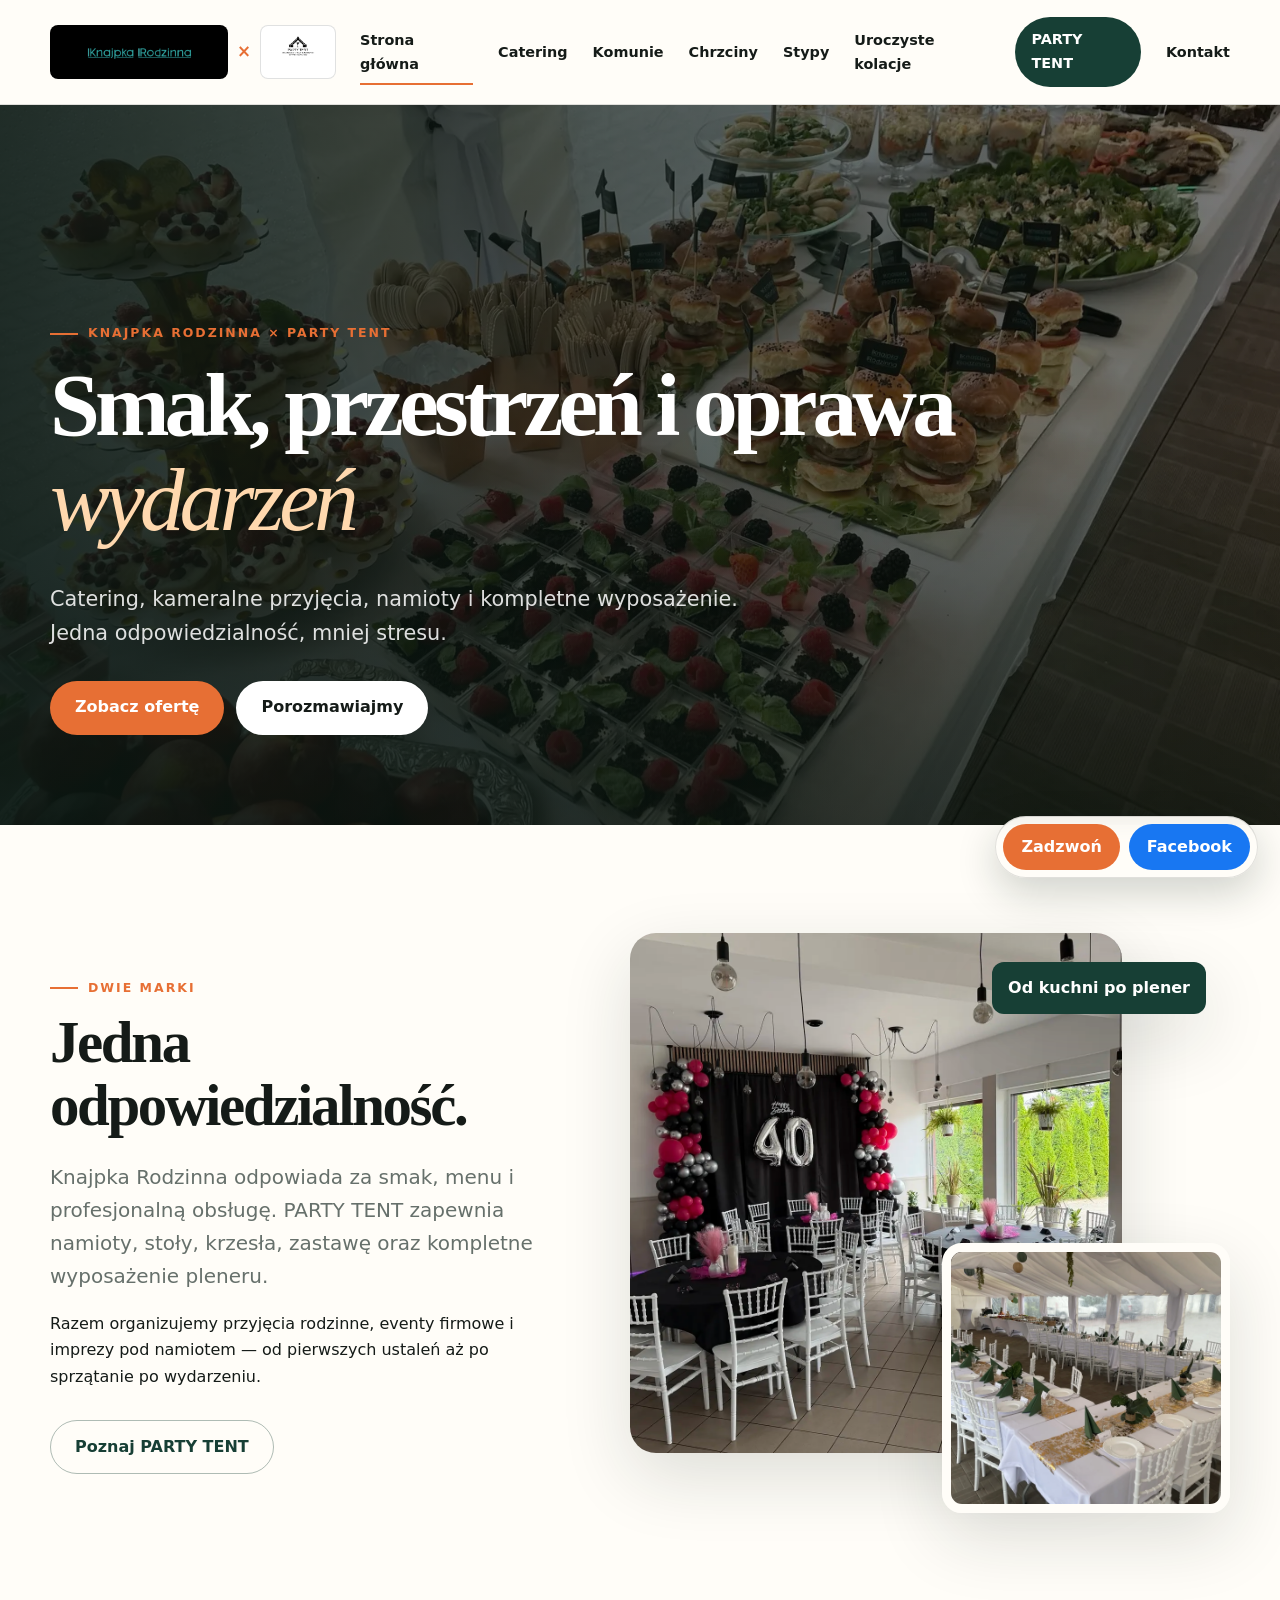
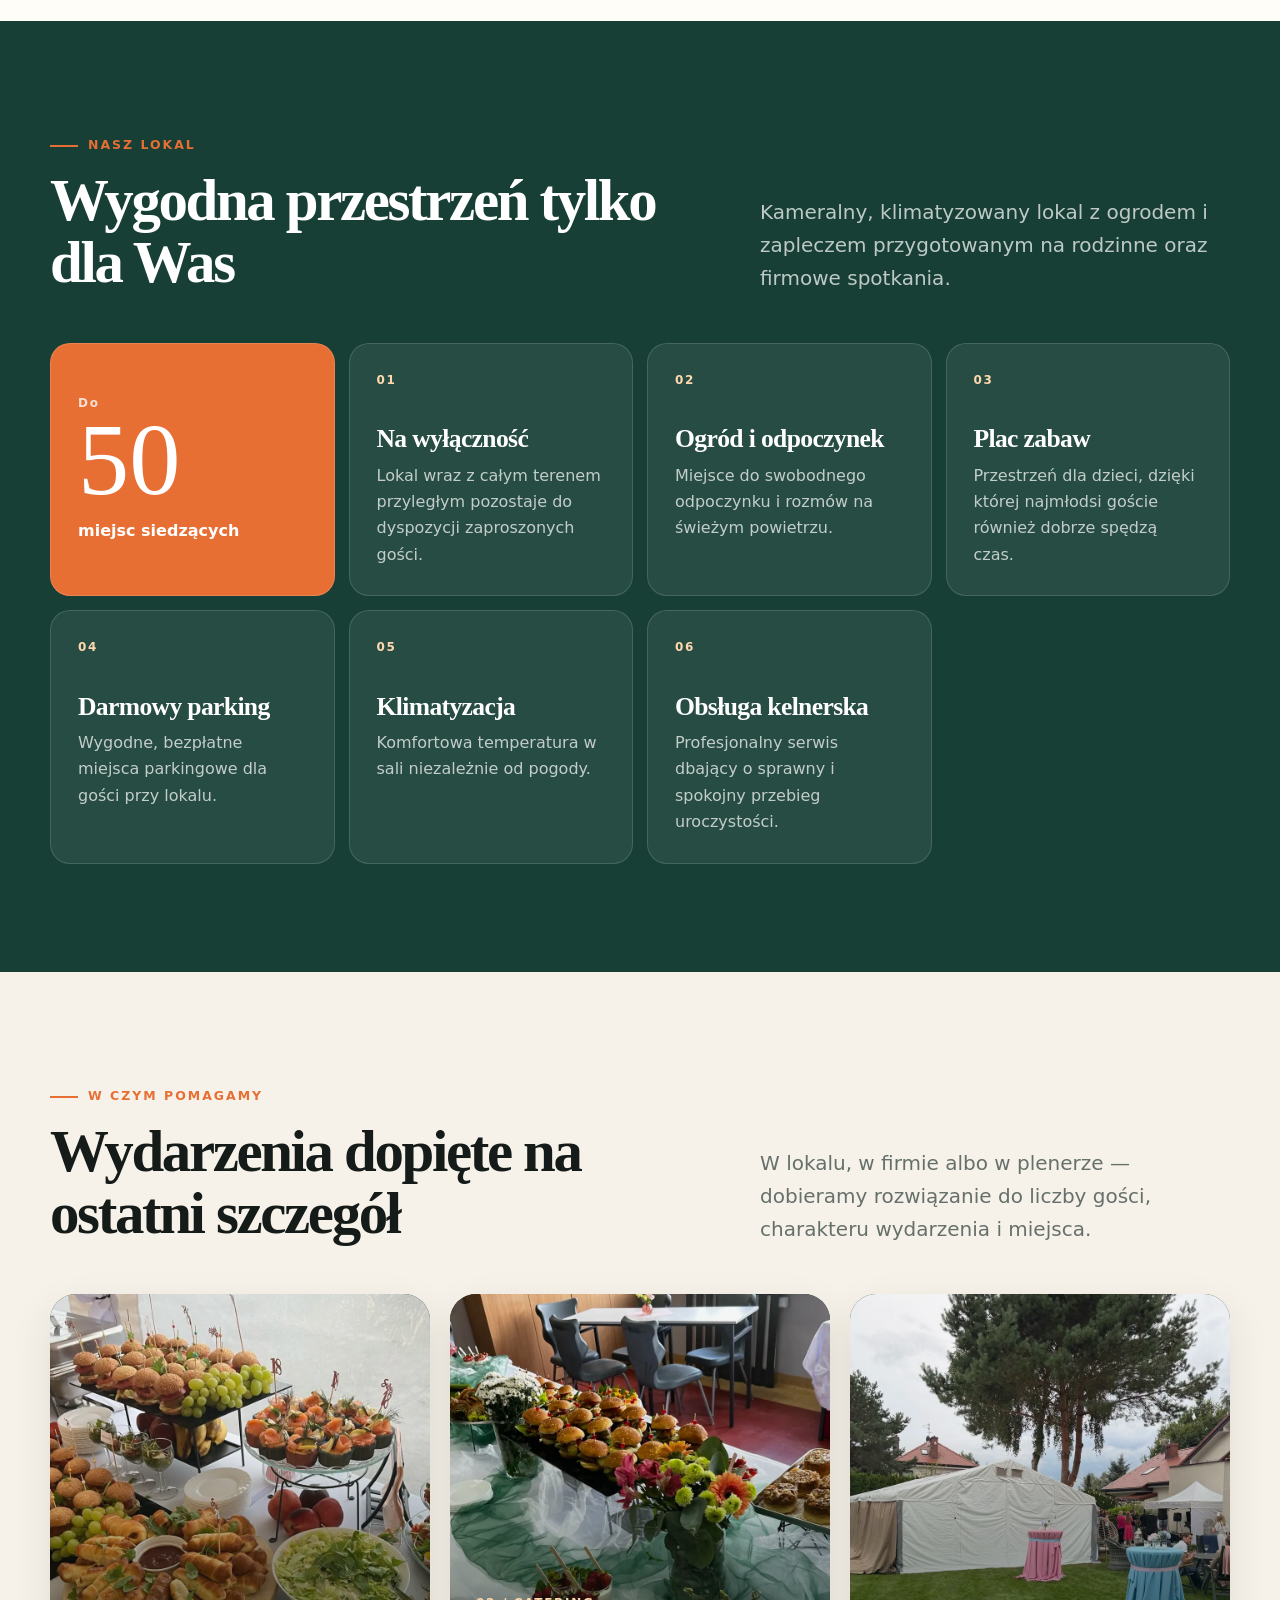
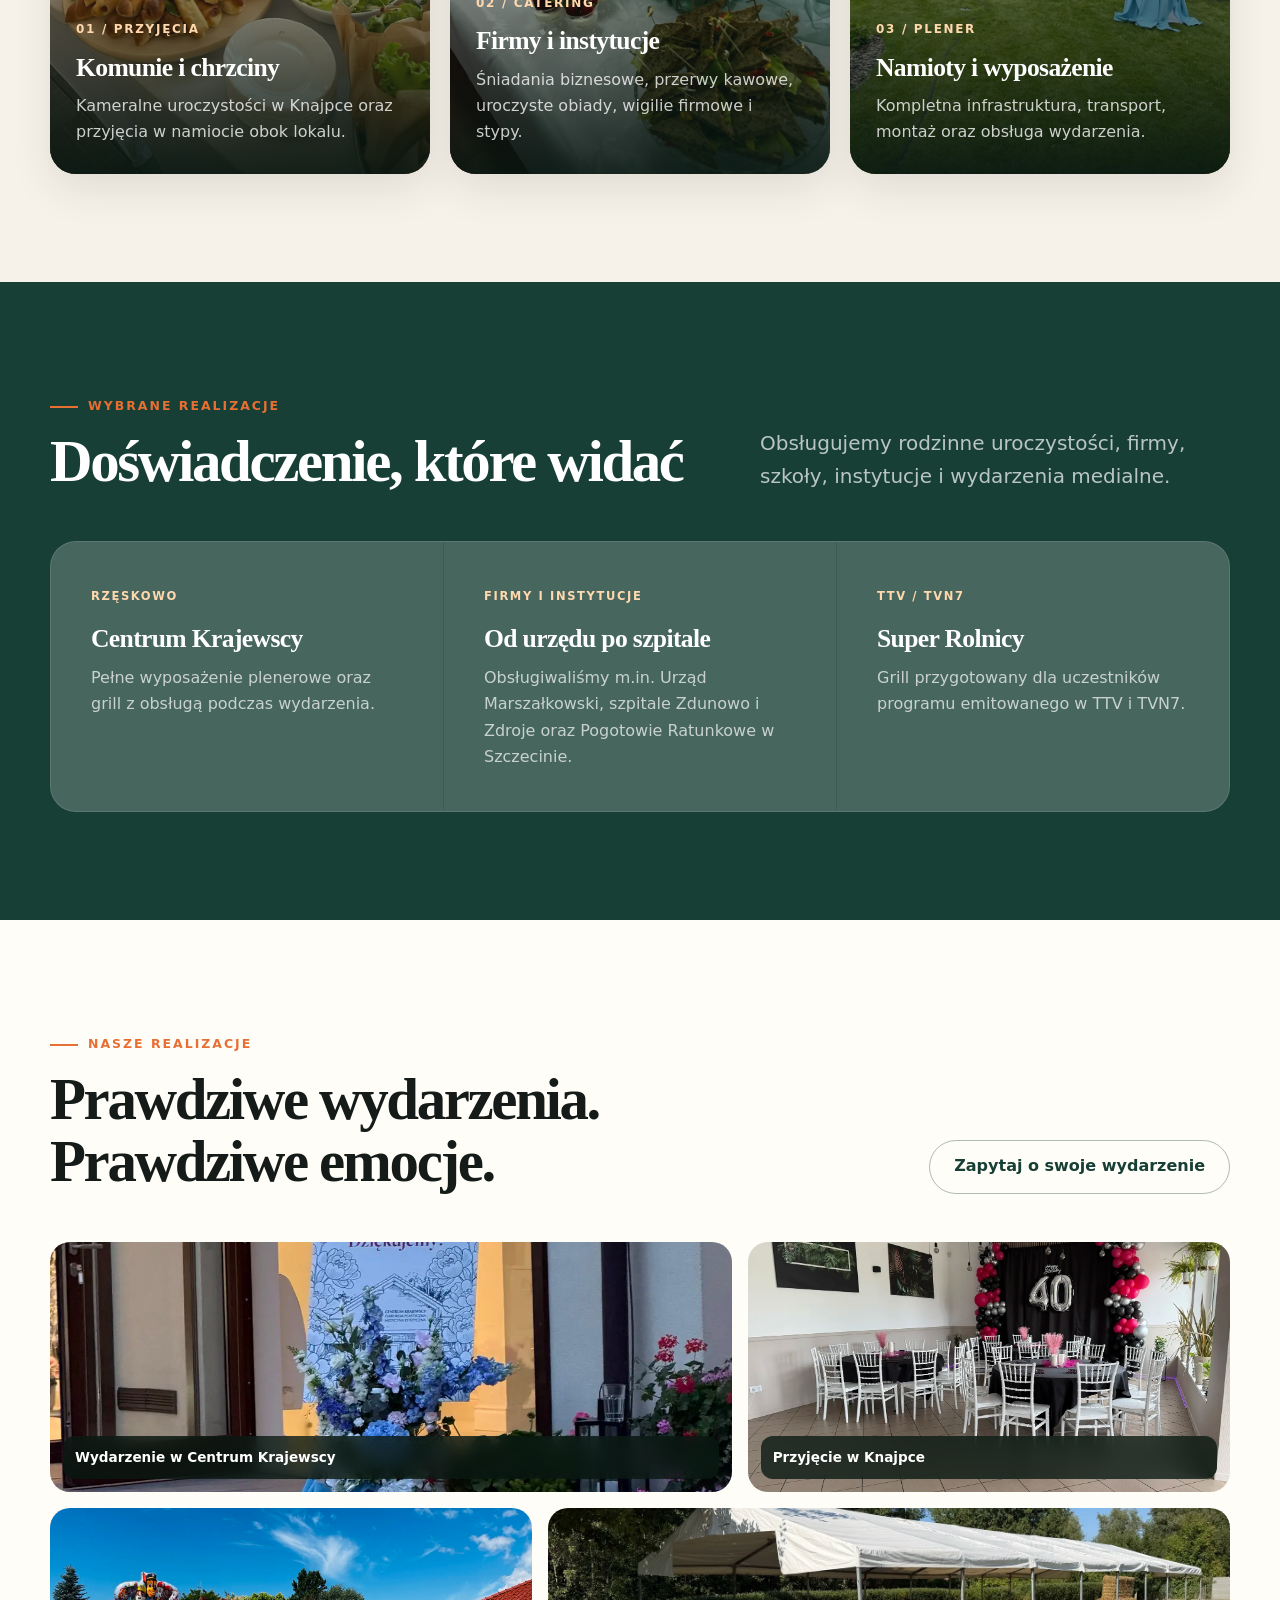
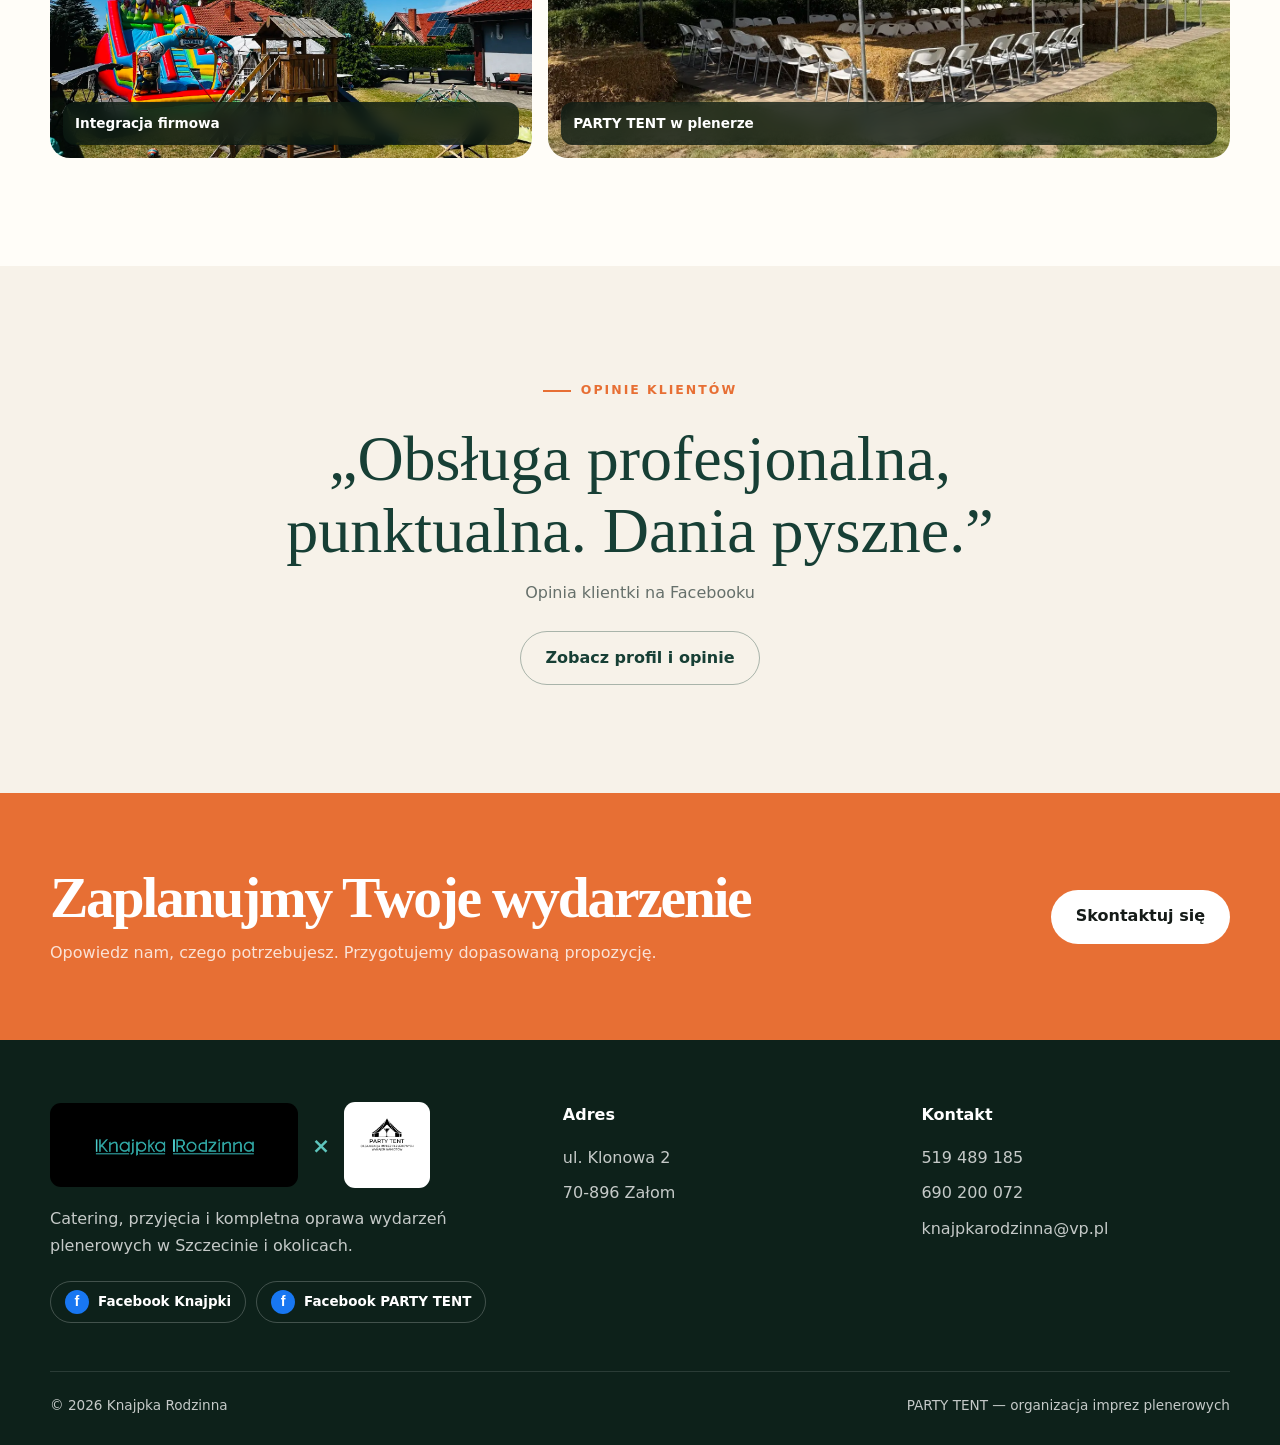
<file: index.html>
<!doctype html>
<html lang="pl">
<head>
  <meta charset="utf-8">
  <meta name="viewport" content="width=device-width, initial-scale=1">
  <meta name="description" content="Knajpka Rodzinna i PARTY TENT — catering, przyjęcia rodzinne, namioty oraz kompletne wyposażenie imprez plenerowych w Szczecinie i okolicach.">
  <title>Knajpka Rodzinna × PARTY TENT</title>
  <link rel="stylesheet" href="styles.css">
</head>
<body>
  <header class="site-header">
    <div class="wrap nav">
      <div class="brand-lockup">
        <a class="brand" href="index.html" aria-label="Knajpka Rodzinna — strona główna"><img class="brand-knajpka" src="assets/9D0F938A-E7C1-40C8-B4AB-37DBFB9CF02D.png" alt="Knajpka Rodzinna"></a>
        <span class="brand-cross" aria-hidden="true">×</span>
        <a class="brand" href="party-tent.html" aria-label="PARTY TENT"><img class="brand-party" src="assets/EA0A5B90-79B9-40FC-A273-76BE1CC30D54.png" alt="PARTY TENT"></a>
      </div>
      <button class="menu-toggle" type="button" aria-label="Otwórz menu" aria-expanded="false"><span></span><span></span><span></span></button>
      <nav class="nav-links" aria-label="Główne menu">
        <a class="active" href="index.html">Strona główna</a>
        <a href="catering.html">Catering</a>
        <a href="komunie.html">Komunie</a>
        <a href="chrzciny.html">Chrzciny</a>
        <a class="party-link" href="party-tent.html">PARTY TENT</a>
        <a href="kontakt.html">Kontakt</a>
      </nav>
    </div>
  </header>

  <main>
    <section class="hero">
      <div class="hero-media"><img src="assets/IMG_3248.webp" alt="Elegancki bufet przygotowany przez Knajpkę Rodzinną"></div>
      <div class="wrap hero-content">
        <p class="eyebrow">Knajpka Rodzinna × Party Tent</p>
        <h1>Smak, przestrzeń i oprawa <em>wydarzeń</em></h1>
        <div class="hero-copy">
          <div>
            <p>Catering, kameralne przyjęcia, namioty i kompletne wyposażenie. Jedna odpowiedzialność, mniej stresu.</p>
            <div class="actions"><a class="btn btn-primary" href="catering.html">Zobacz ofertę</a><a class="btn btn-light" href="kontakt.html">Porozmawiajmy</a></div>
          </div>
        </div>
      </div>
    </section>

    <section class="section">
      <div class="wrap split">
        <div class="split-copy">
          <p class="eyebrow">Dwie marki</p>
          <h2>Jedna odpowiedzialność.</h2>
          <p class="lead">Knajpka Rodzinna odpowiada za smak, menu i profesjonalną obsługę. PARTY TENT zapewnia namioty, stoły, krzesła, zastawę oraz kompletne wyposażenie pleneru.</p>
          <p>Razem organizujemy przyjęcia rodzinne, eventy firmowe i imprezy pod namiotem — od pierwszych ustaleń aż po sprzątanie po wydarzeniu.</p>
          <div class="actions"><a class="btn btn-outline" href="party-tent.html">Poznaj PARTY TENT</a></div>
        </div>
        <div class="photo-stack">
          <img class="photo-main" src="assets/IMG_0361.webp" alt="Sala przygotowana na przyjęcie rodzinne">
          <img class="photo-float" src="assets/IMG_3241.webp" alt="Elegancko wyposażony namiot PARTY TENT przygotowany na przyjęcie">
          <span class="photo-label">Od kuchni po plener</span>
        </div>
      </div>
    </section>

    <section class="section venue-section">
      <div class="wrap">
        <div class="section-head"><div><p class="eyebrow">Nasz lokal</p><h2>Wygodna przestrzeń tylko dla Was</h2></div><p class="lead">Kameralny, klimatyzowany lokal z ogrodem i zapleczem przygotowanym na rodzinne oraz firmowe spotkania.</p></div>
        <div class="venue-grid">
          <article class="venue-feature venue-capacity"><span>Do</span><strong>50</strong><p>miejsc siedzących</p></article>
          <article class="venue-feature"><span>01</span><h3>Na wyłączność</h3><p>Lokal wraz z całym terenem przyległym pozostaje do dyspozycji zaproszonych gości.</p></article>
          <article class="venue-feature"><span>02</span><h3>Ogród i odpoczynek</h3><p>Miejsce do swobodnego odpoczynku i rozmów na świeżym powietrzu.</p></article>
          <article class="venue-feature"><span>03</span><h3>Plac zabaw</h3><p>Przestrzeń dla dzieci, dzięki której najmłodsi goście również dobrze spędzą czas.</p></article>
          <article class="venue-feature"><span>04</span><h3>Darmowy parking</h3><p>Wygodne, bezpłatne miejsca parkingowe dla gości przy lokalu.</p></article>
          <article class="venue-feature"><span>05</span><h3>Klimatyzacja</h3><p>Komfortowa temperatura w sali niezależnie od pogody.</p></article>
          <article class="venue-feature"><span>06</span><h3>Obsługa kelnerska</h3><p>Profesjonalny serwis dbający o sprawny i spokojny przebieg uroczystości.</p></article>
        </div>
      </div>
    </section>

    <section class="section section-soft">
      <div class="wrap">
        <div class="section-head"><div><p class="eyebrow">W czym pomagamy</p><h2>Wydarzenia dopięte na ostatni szczegół</h2></div><p class="lead">W lokalu, w firmie albo w plenerze — dobieramy rozwiązanie do liczby gości, charakteru wydarzenia i miejsca.</p></div>
        <div class="service-grid">
          <a class="service-card" href="komunie.html"><img src="assets/IMG_6227.webp" alt="Stół z przekąskami na przyjęciu komunijnym"><div class="service-card-content"><span class="service-number">01 / PRZYJĘCIA</span><h3>Komunie i chrzciny</h3><p>Kameralne uroczystości w Knajpce oraz przyjęcia w namiocie obok lokalu.</p></div></a>
          <a class="service-card" href="catering.html"><img src="assets/IMG_8213.webp" alt="Catering z kanapkami, deserami i przekąskami"><div class="service-card-content"><span class="service-number">02 / CATERING</span><h3>Firmy i instytucje</h3><p>Śniadania biznesowe, przerwy kawowe, uroczyste obiady, wigilie firmowe i stypy.</p></div></a>
          <a class="service-card" href="party-tent.html"><img src="assets/IMG_0245.webp" alt="Namioty i wyposażenie podczas imprezy plenerowej"><div class="service-card-content"><span class="service-number">03 / PLENER</span><h3>Namioty i wyposażenie</h3><p>Kompletna infrastruktura, transport, montaż oraz obsługa wydarzenia.</p></div></a>
        </div>
      </div>
    </section>

    <section class="section section-dark">
      <div class="wrap">
        <div class="section-head"><div><p class="eyebrow">Wybrane realizacje</p><h2>Doświadczenie, które widać</h2></div><p class="lead" style="color:rgba(255,255,255,.7)">Obsługujemy rodzinne uroczystości, firmy, szkoły, instytucje i wydarzenia medialne.</p></div>
        <div class="proof-grid">
          <article class="proof"><span>Rzęskowo</span><h3>Centrum Krajewscy</h3><p>Pełne wyposażenie plenerowe oraz grill z obsługą podczas wydarzenia.</p></article>
          <article class="proof"><span>Firmy i instytucje</span><h3>Od urzędu po szpitale</h3><p>Obsługiwaliśmy m.in. Urząd Marszałkowski, szpitale Zdunowo i Zdroje oraz Pogotowie Ratunkowe w Szczecinie.</p></article>
          <article class="proof"><span>TTV / TVN7</span><h3>Super Rolnicy</h3><p>Grill przygotowany dla uczestników programu emitowanego w TTV i TVN7.</p></article>
        </div>
      </div>
    </section>

    <section class="section">
      <div class="wrap">
        <div class="section-head"><div><p class="eyebrow">Nasze realizacje</p><h2>Prawdziwe wydarzenia. Prawdziwe emocje.</h2></div><a class="btn btn-outline" href="kontakt.html">Zapytaj o swoje wydarzenie</a></div>
        <div class="gallery">
          <figure><img src="assets/IMG_0262.webp" alt="Dekoracja wydarzenia w Centrum Krajewscy"><figcaption>Wydarzenie w Centrum Krajewscy</figcaption></figure>
          <figure><img src="assets/IMG_0363.webp" alt="Przyjęcie rodzinne w Knajpce"><figcaption>Przyjęcie w Knajpce</figcaption></figure>
          <figure><img src="assets/IMG_8470.webp" alt="Impreza integracyjna z wyposażeniem Party Tent"><figcaption>Integracja firmowa</figcaption></figure>
          <figure><img src="assets/IMG_0354.webp" alt="Namiot i wyposażenie na wydarzeniu plenerowym"><figcaption>PARTY TENT w plenerze</figcaption></figure>
        </div>
      </div>
    </section>

    <section class="section section-soft"><div class="wrap testimonial"><p class="eyebrow">Opinie klientów</p><blockquote>„Obsługa profesjonalna, punktualna. Dania pyszne.”</blockquote><p>Opinia klientki na Facebooku</p><a class="btn btn-outline" href="https://www.facebook.com/Knajpka.Rodzinna/" target="_blank" rel="noopener noreferrer">Zobacz profil i opinie</a></div></section>
    <section class="contact-band"><div class="wrap contact-band-inner"><div><h2>Zaplanujmy Twoje wydarzenie</h2><p>Opowiedz nam, czego potrzebujesz. Przygotujemy dopasowaną propozycję.</p></div><a class="btn btn-light" href="kontakt.html">Skontaktuj się</a></div></section>
  </main>

  <footer class="site-footer"><div class="wrap"><div class="footer-grid"><div><div class="footer-logos"><img class="footer-logo-knajpka" src="assets/9D0F938A-E7C1-40C8-B4AB-37DBFB9CF02D.png" alt="Knajpka Rodzinna"><span class="footer-cross" aria-hidden="true">×</span><img class="footer-logo-party" src="assets/EA0A5B90-79B9-40FC-A273-76BE1CC30D54.png" alt="PARTY TENT"></div><p class="footer-text">Catering, przyjęcia i kompletna oprawa wydarzeń plenerowych w Szczecinie i okolicach.</p><div class="social-links"><a class="social-link" href="https://www.facebook.com/Knajpka.Rodzinna/" target="_blank" rel="noopener noreferrer"><span class="social-icon">f</span>Facebook Knajpki</a><a class="social-link" href="https://www.facebook.com/PARTY.TENT.IMPREZY.PLENEROWE/" target="_blank" rel="noopener noreferrer"><span class="social-icon">f</span>Facebook PARTY TENT</a></div></div><div><p class="footer-title">Adres</p><div class="footer-links"><span>ul. Klonowa 2</span><span>70-896 Załom</span></div></div><div><p class="footer-title">Kontakt</p><div class="footer-links"><a href="tel:+48519489185">519 489 185</a><a href="tel:+48690200072">690 200 072</a><a href="mailto:knajpkarodzinna@vp.pl">knajpkarodzinna@vp.pl</a></div></div></div><div class="footer-bottom"><p>© 2026 Knajpka Rodzinna</p><span>PARTY TENT — organizacja imprez plenerowych</span></div></div></footer>
  <script src="site.js"></script>
</body>
</html>
</file>
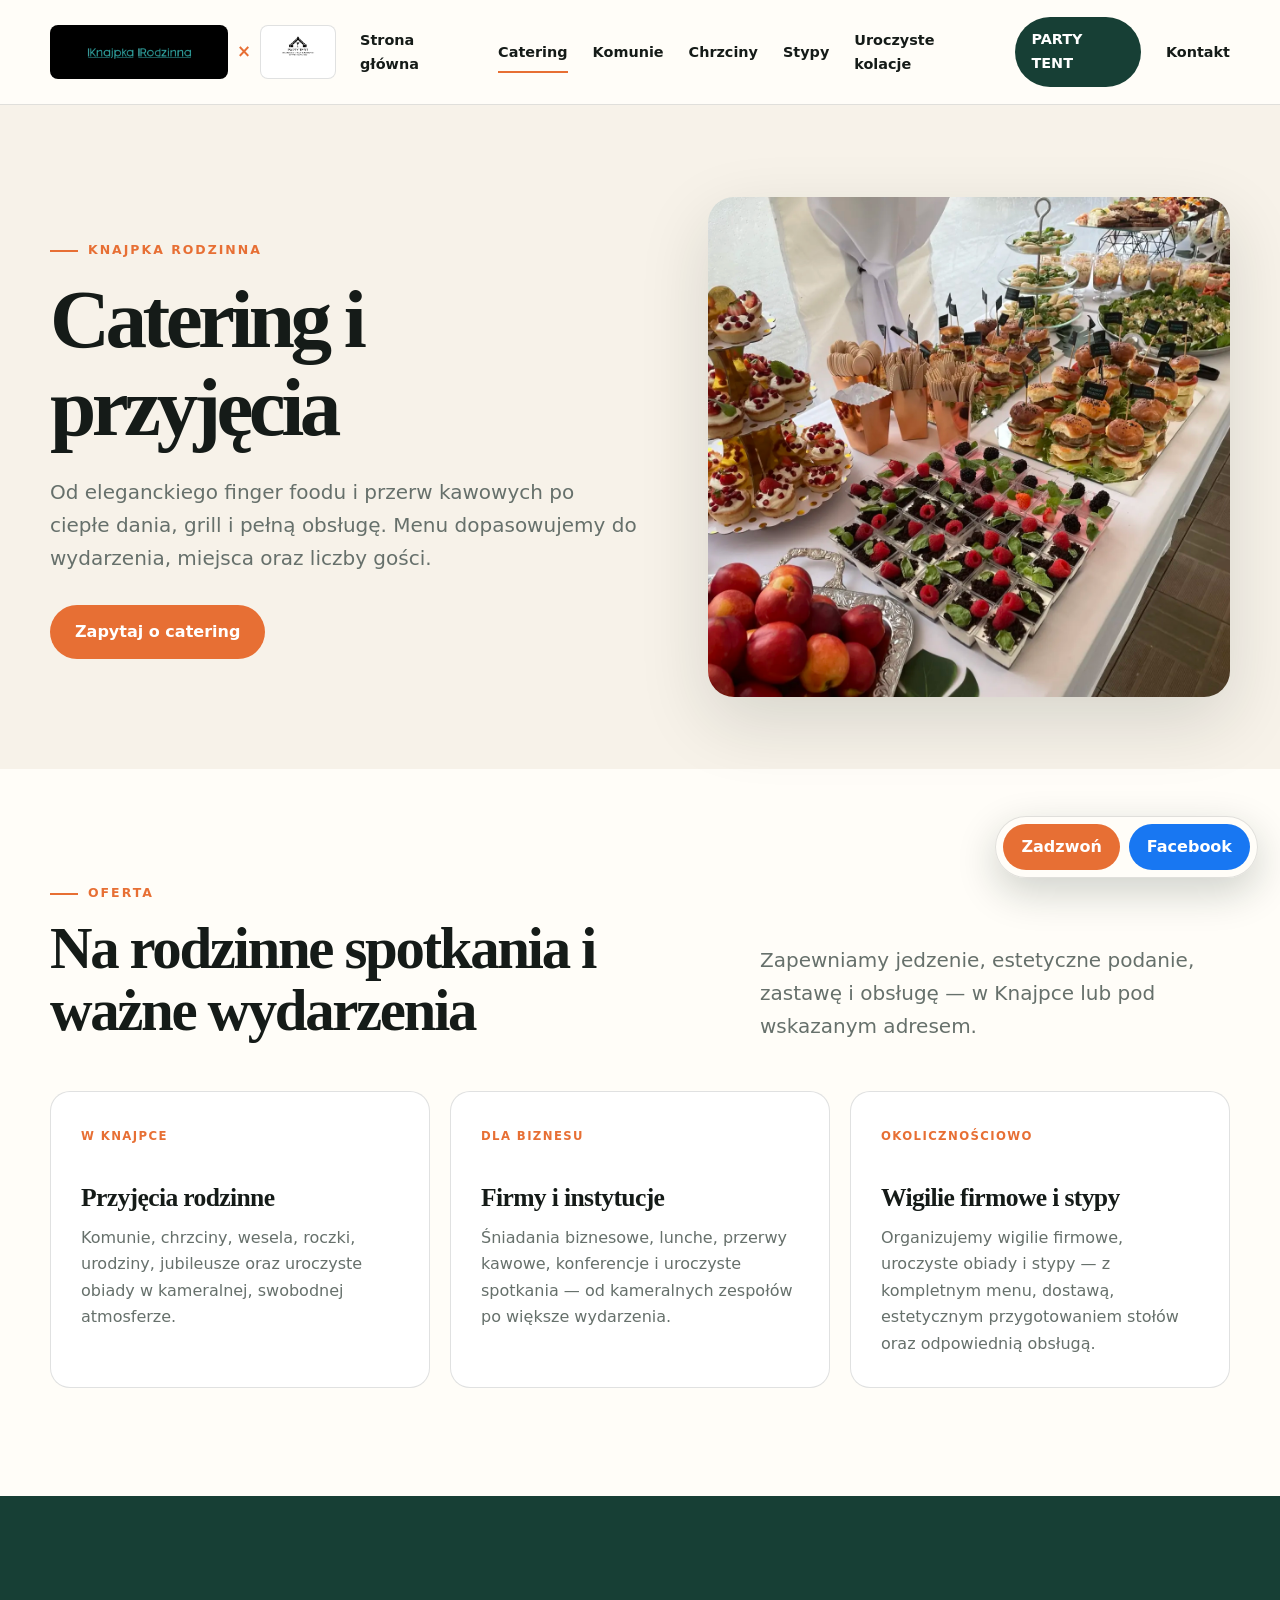
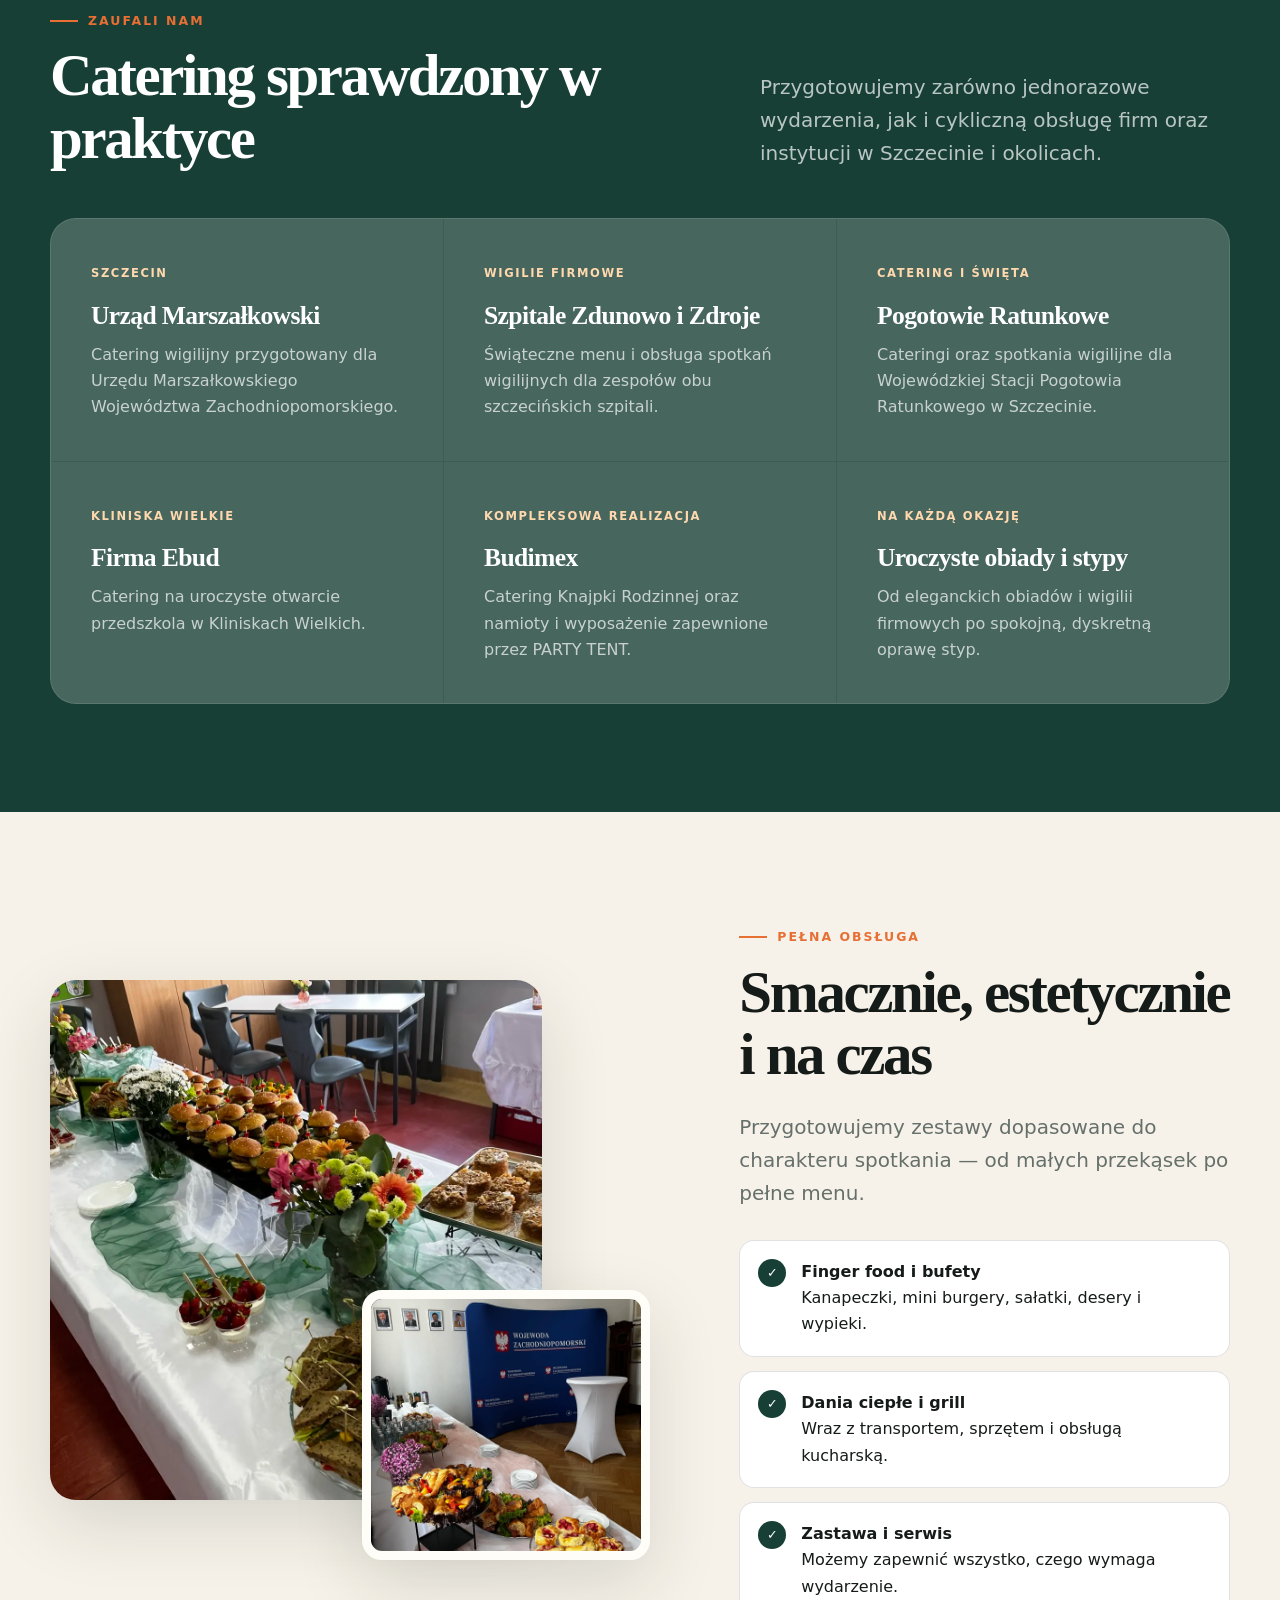
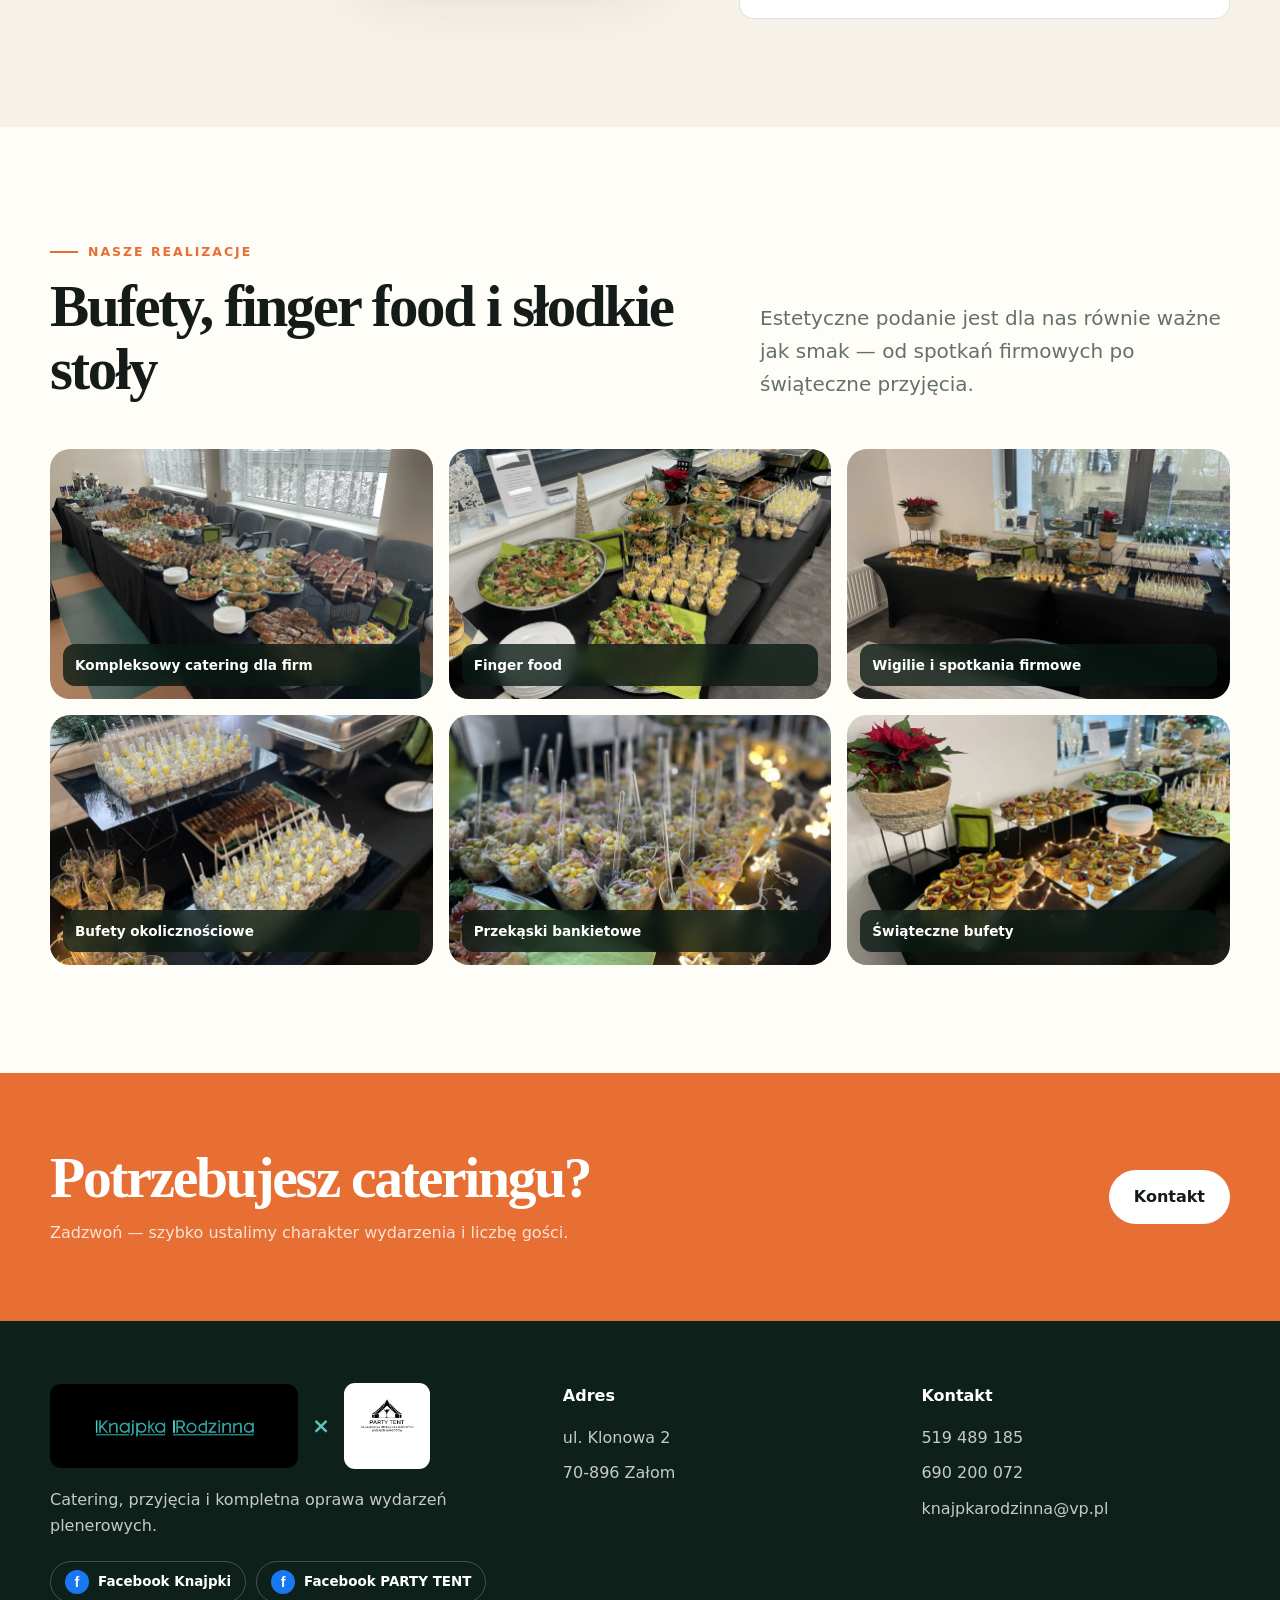
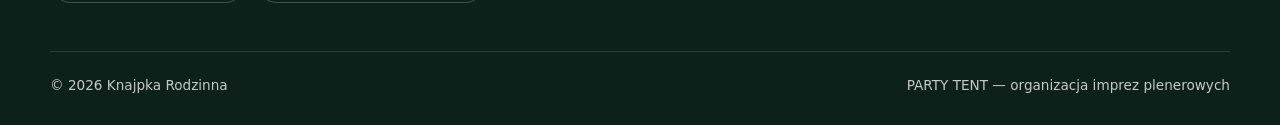
<file: catering.html>
<!doctype html><html lang="pl"><head><meta charset="utf-8"><meta name="viewport" content="width=device-width, initial-scale=1"><meta name="description" content="Catering dla firm, instytucji i klientów indywidualnych — Knajpka Rodzinna, Szczecin i okolice."><title>Catering | Knajpka Rodzinna</title><link rel="stylesheet" href="styles.css"></head><body>
<header class="site-header"><div class="wrap nav"><div class="brand-lockup"><a class="brand" href="index.html" aria-label="Knajpka Rodzinna — strona główna"><img class="brand-knajpka" src="assets/9D0F938A-E7C1-40C8-B4AB-37DBFB9CF02D.png" alt="Knajpka Rodzinna"></a><span class="brand-cross" aria-hidden="true">×</span><a class="brand" href="party-tent.html" aria-label="PARTY TENT"><img class="brand-party" src="assets/EA0A5B90-79B9-40FC-A273-76BE1CC30D54.png" alt="PARTY TENT"></a></div><button class="menu-toggle" type="button" aria-label="Otwórz menu" aria-expanded="false"><span></span><span></span><span></span></button><nav class="nav-links"><a href="index.html">Strona główna</a><a class="active" href="catering.html">Catering</a><a href="komunie.html">Komunie</a><a href="chrzciny.html">Chrzciny</a><a class="party-link" href="party-tent.html">PARTY TENT</a><a href="kontakt.html">Kontakt</a></nav></div></header>
<main><section class="page-hero"><div class="wrap page-hero-grid"><div><p class="eyebrow">Knajpka Rodzinna</p><h1>Catering i przyjęcia</h1><p class="lead">Od eleganckiego finger foodu i przerw kawowych po ciepłe dania, grill i pełną obsługę. Menu dopasowujemy do wydarzenia, miejsca oraz liczby gości.</p><div class="actions"><a class="btn btn-primary" href="kontakt.html">Zapytaj o catering</a></div></div><img src="assets/IMG_3248.webp" alt="Bogaty bufet cateringowy Knajpki Rodzinnej"></div></section>
<section class="section"><div class="wrap"><div class="section-head"><div><p class="eyebrow">Oferta</p><h2>Na rodzinne spotkania i ważne wydarzenia</h2></div><p class="lead">Zapewniamy jedzenie, estetyczne podanie, zastawę i obsługę — w Knajpce lub pod wskazanym adresem.</p></div><div class="cards"><article class="card"><span class="card-tag">W Knajpce</span><h3>Przyjęcia rodzinne</h3><p>Komunie, chrzciny, wesela, roczki, urodziny, jubileusze oraz uroczyste obiady w kameralnej, swobodnej atmosferze.</p></article><article class="card"><span class="card-tag">Dla biznesu</span><h3>Firmy i instytucje</h3><p>Śniadania biznesowe, lunche, przerwy kawowe, konferencje i uroczyste spotkania — od kameralnych zespołów po większe wydarzenia.</p></article><article class="card"><span class="card-tag">Okolicznościowo</span><h3>Wigilie firmowe i stypy</h3><p>Organizujemy wigilie firmowe, uroczyste obiady i stypy — z kompletnym menu, dostawą, estetycznym przygotowaniem stołów oraz odpowiednią obsługą.</p></article></div></div></section>
<section class="section section-dark"><div class="wrap"><div class="section-head"><div><p class="eyebrow">Zaufali nam</p><h2>Catering sprawdzony w praktyce</h2></div><p class="lead" style="color:rgba(255,255,255,.7)">Przygotowujemy zarówno jednorazowe wydarzenia, jak i cykliczną obsługę firm oraz instytucji w Szczecinie i okolicach.</p></div><div class="proof-grid client-proof-grid"><article class="proof"><span>Szczecin</span><h3>Urząd Marszałkowski</h3><p>Catering wigilijny przygotowany dla Urzędu Marszałkowskiego Województwa Zachodniopomorskiego.</p></article><article class="proof"><span>Wigilie firmowe</span><h3>Szpitale Zdunowo i Zdroje</h3><p>Świąteczne menu i obsługa spotkań wigilijnych dla zespołów obu szczecińskich szpitali.</p></article><article class="proof"><span>Catering i święta</span><h3>Pogotowie Ratunkowe</h3><p>Cateringi oraz spotkania wigilijne dla Wojewódzkiej Stacji Pogotowia Ratunkowego w Szczecinie.</p></article><article class="proof"><span>Kliniska Wielkie</span><h3>Firma Ebud</h3><p>Catering na uroczyste otwarcie przedszkola w Kliniskach Wielkich.</p></article><article class="proof"><span>Kompleksowa realizacja</span><h3>Budimex</h3><p>Catering Knajpki Rodzinnej oraz namioty i wyposażenie zapewnione przez PARTY TENT.</p></article><article class="proof"><span>Na każdą okazję</span><h3>Uroczyste obiady i stypy</h3><p>Od eleganckich obiadów i wigilii firmowych po spokojną, dyskretną oprawę styp.</p></article></div></div></section>
<section class="section section-soft"><div class="wrap split reverse"><div class="photo-stack"><img class="photo-main" src="assets/IMG_8213.webp" alt="Przekąski cateringowe"><img class="photo-float" src="assets/IMG_8448.webp" alt="Catering dla instytucji"></div><div class="split-copy"><p class="eyebrow">Pełna obsługa</p><h2>Smacznie, estetycznie i na czas</h2><p class="lead">Przygotowujemy zestawy dopasowane do charakteru spotkania — od małych przekąsek po pełne menu.</p><div class="feature-list"><div class="feature"><i>✓</i><div><b>Finger food i bufety</b><p>Kanapeczki, mini burgery, sałatki, desery i wypieki.</p></div></div><div class="feature"><i>✓</i><div><b>Dania ciepłe i grill</b><p>Wraz z transportem, sprzętem i obsługą kucharską.</p></div></div><div class="feature"><i>✓</i><div><b>Zastawa i serwis</b><p>Możemy zapewnić wszystko, czego wymaga wydarzenie.</p></div></div></div></div></div></section>
<section class="section"><div class="wrap"><div class="section-head"><div><p class="eyebrow">Nasze realizacje</p><h2>Bufety, finger food i słodkie stoły</h2></div><p class="lead">Estetyczne podanie jest dla nas równie ważne jak smak — od spotkań firmowych po świąteczne przyjęcia.</p></div><div class="gallery gallery-six"><figure><img src="assets/IMG_0815_1.webp" alt="Rozbudowany bufet firmowy z daniami wytrawnymi i deserami"><figcaption>Kompleksowy catering dla firm</figcaption></figure><figure><img src="assets/IMG_0978.webp" alt="Mini burgery i przekąski finger food"><figcaption>Finger food</figcaption></figure><figure><img src="assets/IMG_0986.webp" alt="Bogato przygotowany świąteczny bufet cateringowy"><figcaption>Wigilie i spotkania firmowe</figcaption></figure><figure><img src="assets/IMG_0998.webp" alt="Bufet z sałatkami w pucharkach i daniami ciepłymi"><figcaption>Bufety okolicznościowe</figcaption></figure><figure><img src="assets/IMG_0995.webp" alt="Sałatki bankietowe podane w pucharkach"><figcaption>Przekąski bankietowe</figcaption></figure><figure><img src="assets/IMG_0992.webp" alt="Świąteczny stół z deserami i przekąskami"><figcaption>Świąteczne bufety</figcaption></figure></div></div></section>
<section class="contact-band"><div class="wrap contact-band-inner"><div><h2>Potrzebujesz cateringu?</h2><p>Zadzwoń — szybko ustalimy charakter wydarzenia i liczbę gości.</p></div><a class="btn btn-light" href="kontakt.html">Kontakt</a></div></section></main>
<footer class="site-footer"><div class="wrap"><div class="footer-grid"><div><div class="footer-logos"><img class="footer-logo-knajpka" src="assets/9D0F938A-E7C1-40C8-B4AB-37DBFB9CF02D.png" alt="Knajpka Rodzinna"><span class="footer-cross" aria-hidden="true">×</span><img class="footer-logo-party" src="assets/EA0A5B90-79B9-40FC-A273-76BE1CC30D54.png" alt="PARTY TENT"></div><p class="footer-text">Catering, przyjęcia i kompletna oprawa wydarzeń plenerowych.</p><div class="social-links"><a class="social-link" href="https://www.facebook.com/Knajpka.Rodzinna/" target="_blank" rel="noopener noreferrer"><span class="social-icon">f</span>Facebook Knajpki</a><a class="social-link" href="https://www.facebook.com/PARTY.TENT.IMPREZY.PLENEROWE/" target="_blank" rel="noopener noreferrer"><span class="social-icon">f</span>Facebook PARTY TENT</a></div></div><div><p class="footer-title">Adres</p><div class="footer-links"><span>ul. Klonowa 2</span><span>70-896 Załom</span></div></div><div><p class="footer-title">Kontakt</p><div class="footer-links"><a href="tel:+48519489185">519 489 185</a><a href="tel:+48690200072">690 200 072</a><a href="mailto:knajpkarodzinna@vp.pl">knajpkarodzinna@vp.pl</a></div></div></div><div class="footer-bottom"><p>© 2026 Knajpka Rodzinna</p><span>PARTY TENT — organizacja imprez plenerowych</span></div></div></footer><script src="site.js"></script></body></html>
</file>
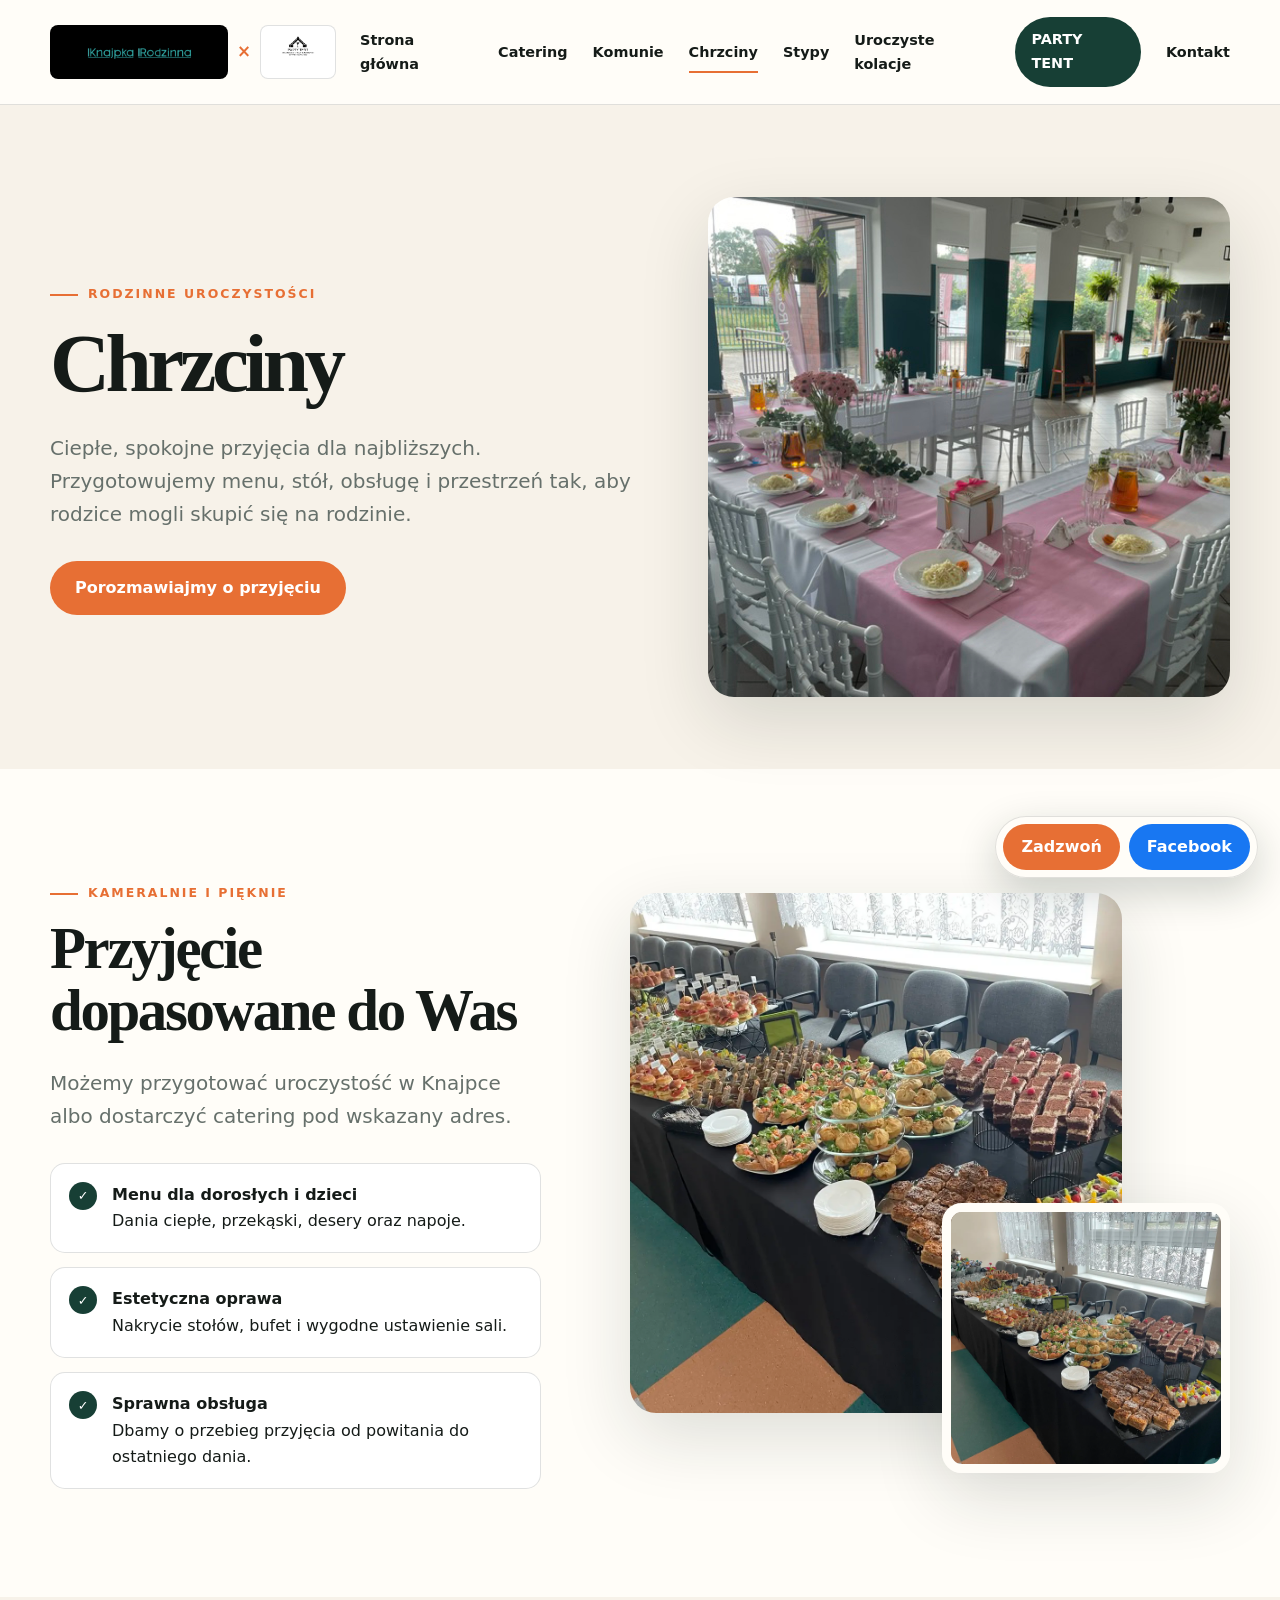
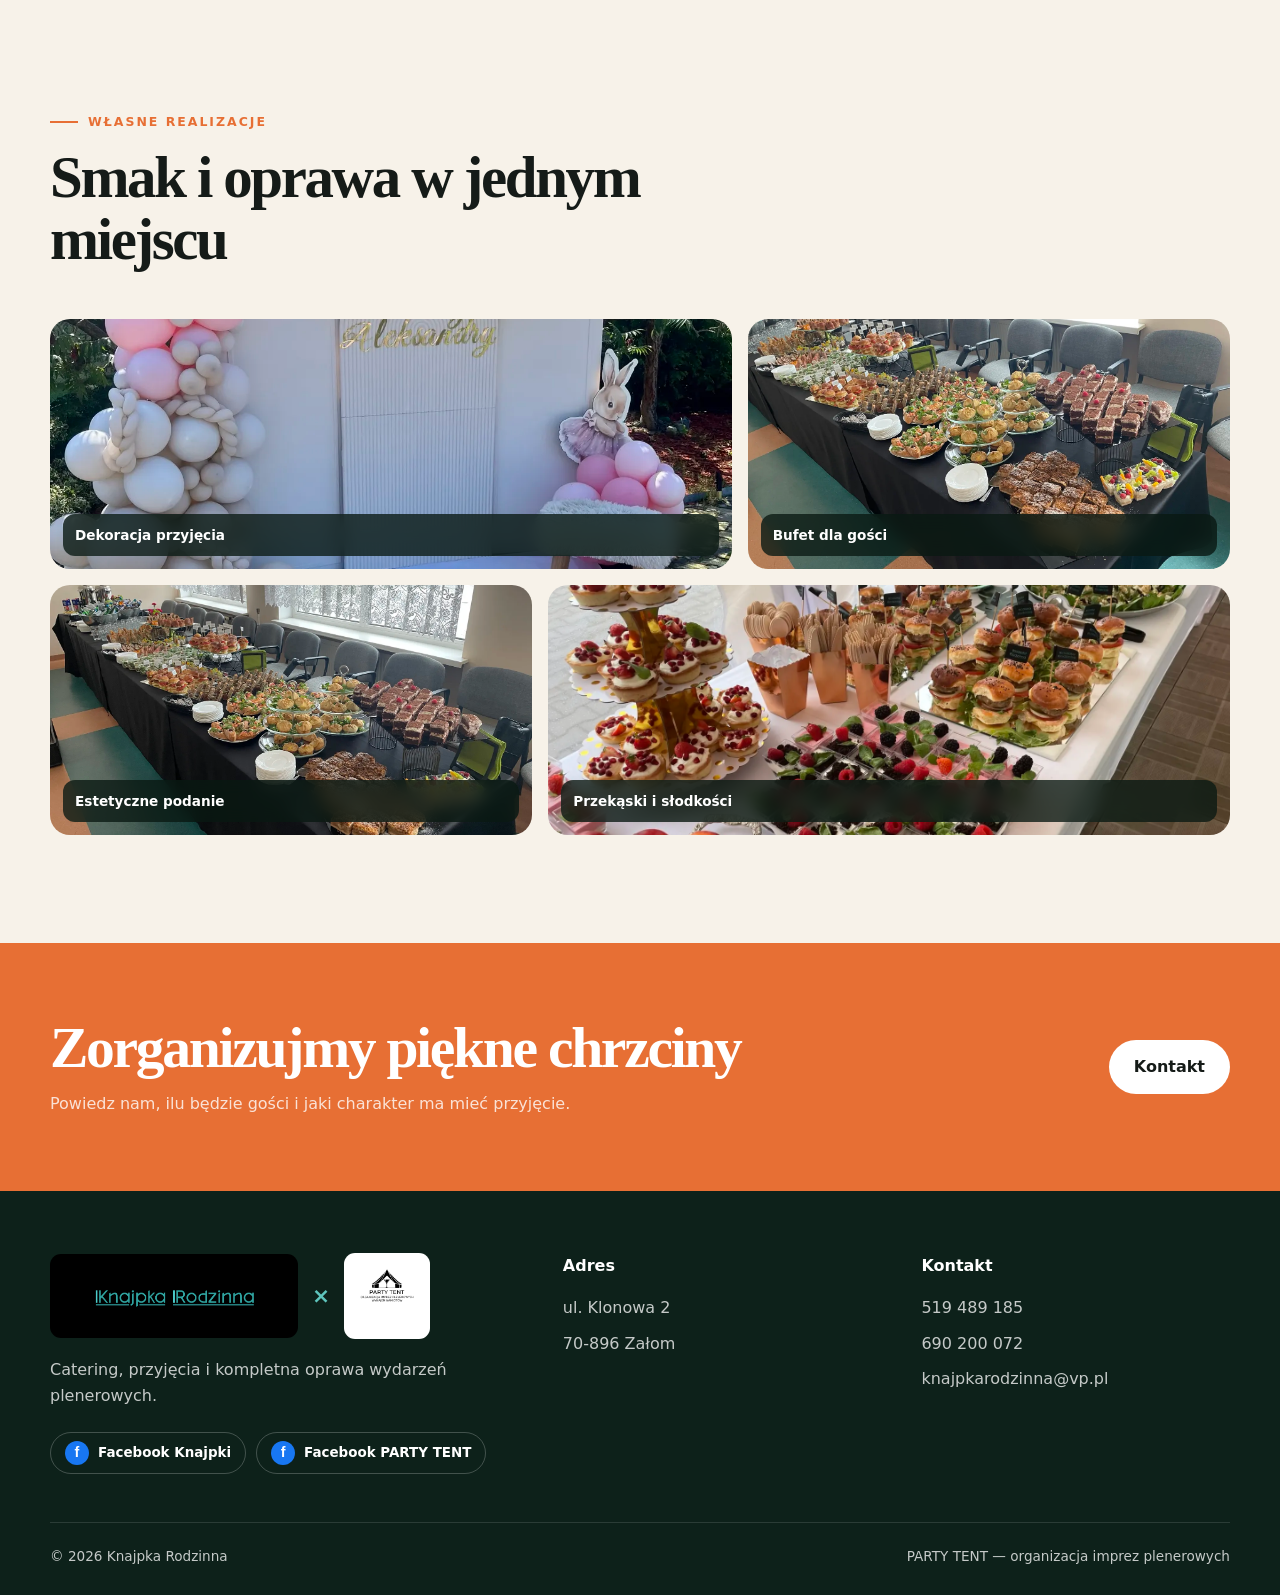
<file: chrzciny.html>
<!doctype html><html lang="pl"><head><meta charset="utf-8"><meta name="viewport" content="width=device-width, initial-scale=1"><meta name="description" content="Kameralne przyjęcia z okazji chrztu w Knajpce Rodzinnej."><title>Chrzciny | Knajpka Rodzinna</title><link rel="stylesheet" href="styles.css"></head><body>
<header class="site-header"><div class="wrap nav"><div class="brand-lockup"><a class="brand" href="index.html" aria-label="Knajpka Rodzinna — strona główna"><img class="brand-knajpka" src="assets/9D0F938A-E7C1-40C8-B4AB-37DBFB9CF02D.png" alt="Knajpka Rodzinna"></a><span class="brand-cross" aria-hidden="true">×</span><a class="brand" href="party-tent.html" aria-label="PARTY TENT"><img class="brand-party" src="assets/EA0A5B90-79B9-40FC-A273-76BE1CC30D54.png" alt="PARTY TENT"></a></div><button class="menu-toggle" type="button" aria-label="Otwórz menu" aria-expanded="false"><span></span><span></span><span></span></button><nav class="nav-links"><a href="index.html">Strona główna</a><a href="catering.html">Catering</a><a href="komunie.html">Komunie</a><a class="active" href="chrzciny.html">Chrzciny</a><a class="party-link" href="party-tent.html">PARTY TENT</a><a href="kontakt.html">Kontakt</a></nav></div></header>
<main><section class="page-hero"><div class="wrap page-hero-grid"><div><p class="eyebrow">Rodzinne uroczystości</p><h1>Chrzciny</h1><p class="lead">Ciepłe, spokojne przyjęcia dla najbliższych. Przygotowujemy menu, stół, obsługę i przestrzeń tak, aby rodzice mogli skupić się na rodzinie.</p><div class="actions"><a class="btn btn-primary" href="kontakt.html">Porozmawiajmy o przyjęciu</a></div></div><img src="assets/chrzciny-pawel-upscaled.jpg" alt="Sala przygotowana na przyjęcie z okazji chrztu"></div></section>
<section class="section"><div class="wrap split"><div class="split-copy"><p class="eyebrow">Kameralnie i pięknie</p><h2>Przyjęcie dopasowane do Was</h2><p class="lead">Możemy przygotować uroczystość w Knajpce albo dostarczyć catering pod wskazany adres.</p><div class="feature-list"><div class="feature"><i>✓</i><div><b>Menu dla dorosłych i dzieci</b><p>Dania ciepłe, przekąski, desery oraz napoje.</p></div></div><div class="feature"><i>✓</i><div><b>Estetyczna oprawa</b><p>Nakrycie stołów, bufet i wygodne ustawienie sali.</p></div></div><div class="feature"><i>✓</i><div><b>Sprawna obsługa</b><p>Dbamy o przebieg przyjęcia od powitania do ostatniego dania.</p></div></div></div></div><div class="photo-stack"><img class="photo-main" src="assets/IMG_0814.webp" alt="Bufet przygotowany na rodzinne przyjęcie"><img class="photo-float" src="assets/IMG_0815.webp" alt="Stół z cateringiem na chrzciny"></div></div></section>
<section class="section section-soft"><div class="wrap"><div class="section-head"><div><p class="eyebrow">Własne realizacje</p><h2>Smak i oprawa w jednym miejscu</h2></div></div><div class="gallery"><figure><img src="assets/IMG_6265.webp" alt="Pastelowa dekoracja na chrzest"><figcaption>Dekoracja przyjęcia</figcaption></figure><figure><img src="assets/IMG_0814.webp" alt="Catering na chrzciny"><figcaption>Bufet dla gości</figcaption></figure><figure><img src="assets/IMG_0815.webp" alt="Zimna płyta na przyjęciu"><figcaption>Estetyczne podanie</figcaption></figure><figure><img src="assets/IMG_3248.webp" alt="Przekąski i desery"><figcaption>Przekąski i słodkości</figcaption></figure></div></div></section>
<section class="contact-band"><div class="wrap contact-band-inner"><div><h2>Zorganizujmy piękne chrzciny</h2><p>Powiedz nam, ilu będzie gości i jaki charakter ma mieć przyjęcie.</p></div><a class="btn btn-light" href="kontakt.html">Kontakt</a></div></section></main>
<footer class="site-footer"><div class="wrap"><div class="footer-grid"><div><div class="footer-logos"><img class="footer-logo-knajpka" src="assets/9D0F938A-E7C1-40C8-B4AB-37DBFB9CF02D.png" alt="Knajpka Rodzinna"><span class="footer-cross" aria-hidden="true">×</span><img class="footer-logo-party" src="assets/EA0A5B90-79B9-40FC-A273-76BE1CC30D54.png" alt="PARTY TENT"></div><p class="footer-text">Catering, przyjęcia i kompletna oprawa wydarzeń plenerowych.</p><div class="social-links"><a class="social-link" href="https://www.facebook.com/Knajpka.Rodzinna/" target="_blank" rel="noopener noreferrer"><span class="social-icon">f</span>Facebook Knajpki</a><a class="social-link" href="https://www.facebook.com/PARTY.TENT.IMPREZY.PLENEROWE/" target="_blank" rel="noopener noreferrer"><span class="social-icon">f</span>Facebook PARTY TENT</a></div></div><div><p class="footer-title">Adres</p><div class="footer-links"><span>ul. Klonowa 2</span><span>70-896 Załom</span></div></div><div><p class="footer-title">Kontakt</p><div class="footer-links"><a href="tel:+48519489185">519 489 185</a><a href="tel:+48690200072">690 200 072</a><a href="mailto:knajpkarodzinna@vp.pl">knajpkarodzinna@vp.pl</a></div></div></div><div class="footer-bottom"><p>© 2026 Knajpka Rodzinna</p><span>PARTY TENT — organizacja imprez plenerowych</span></div></div></footer><script src="site.js"></script></body></html>
</file>
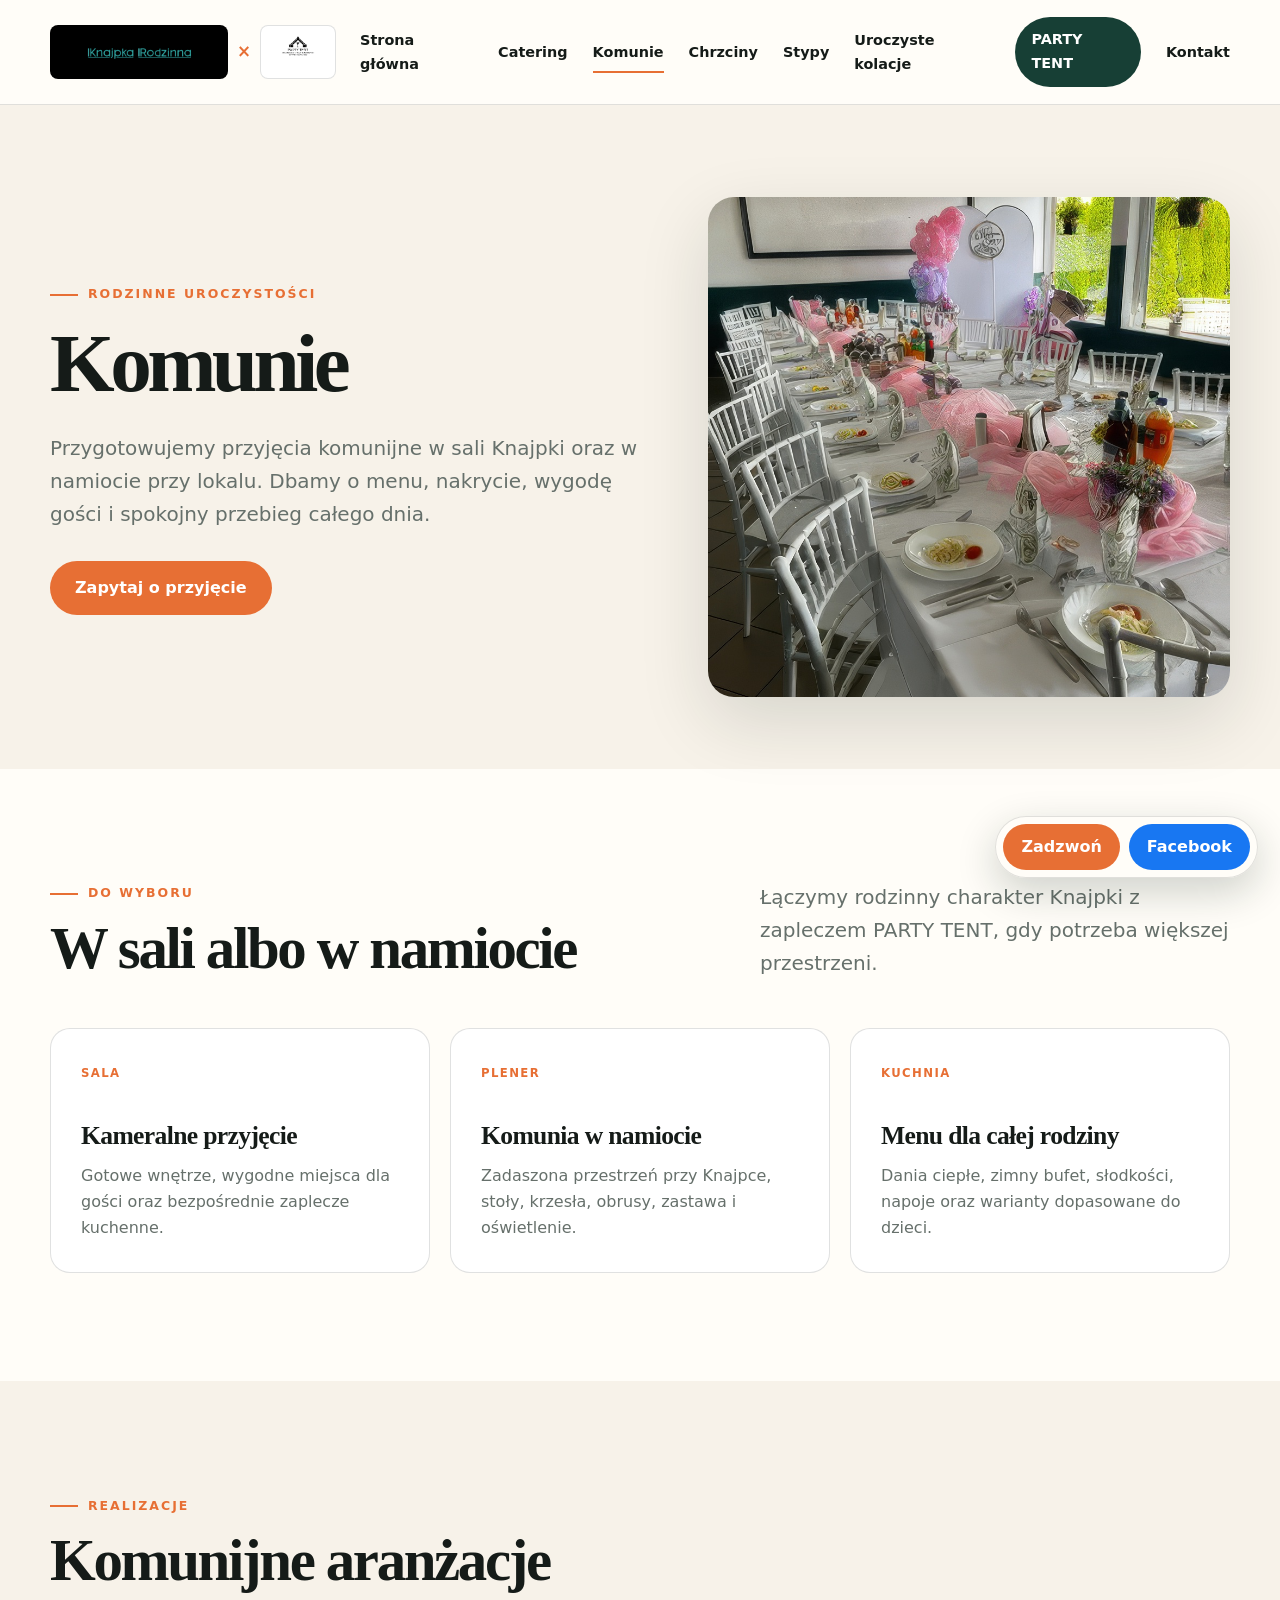
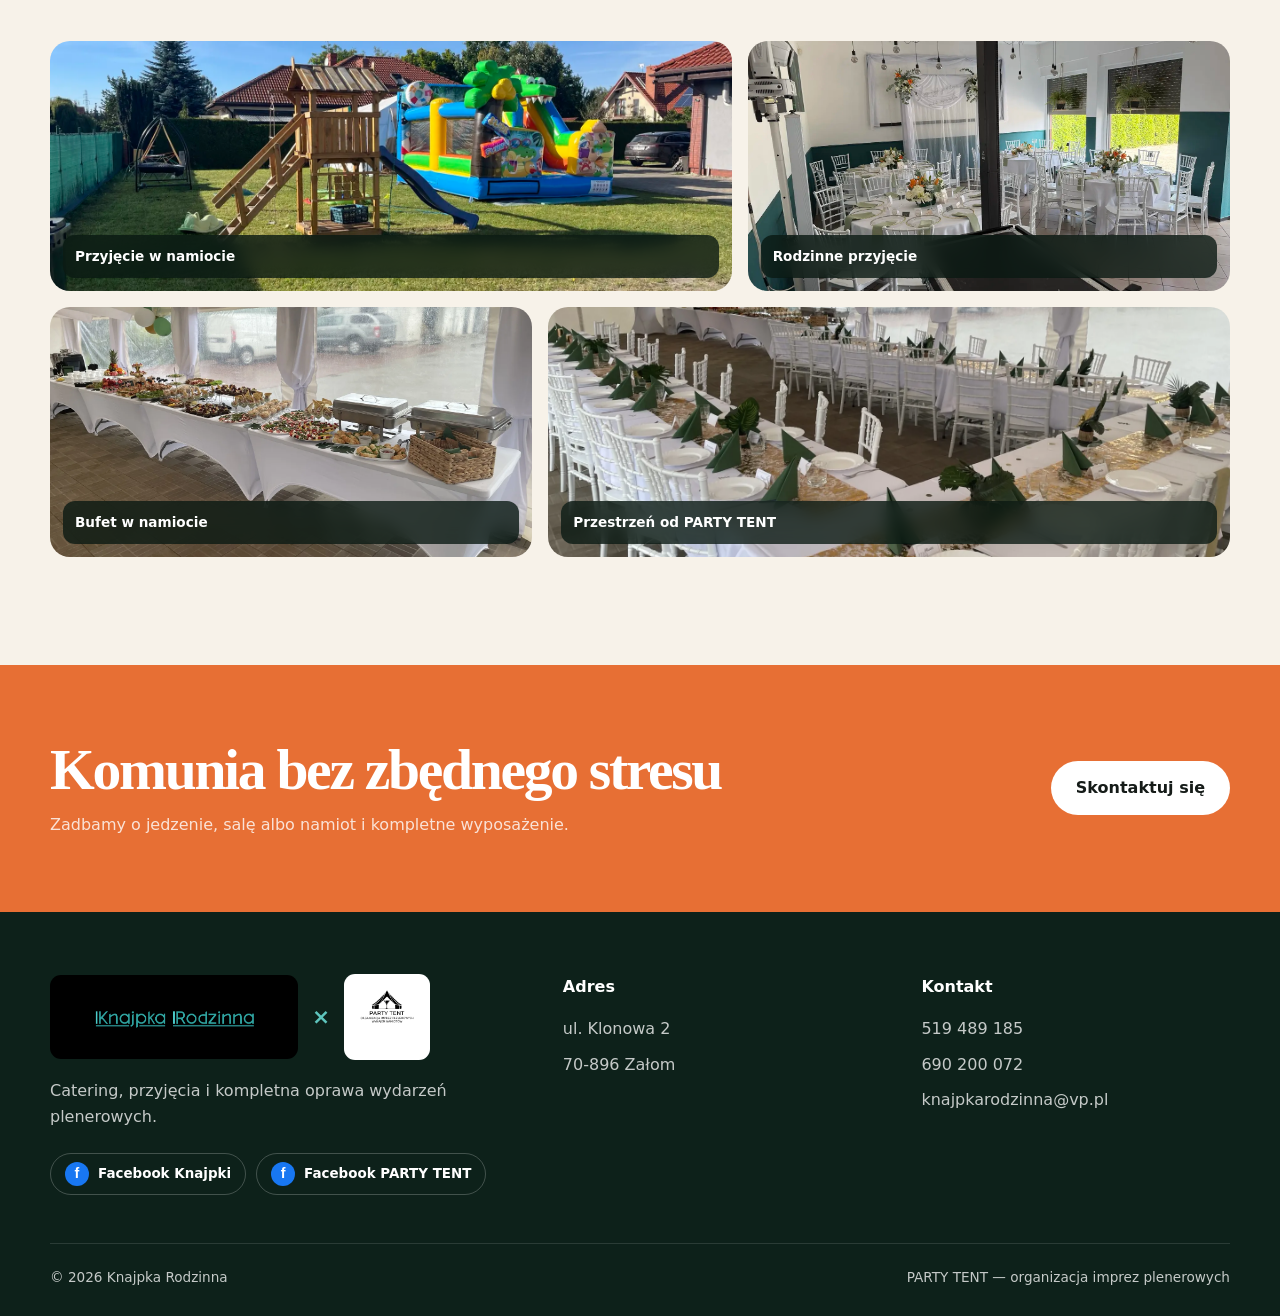
<file: komunie.html>
<!doctype html><html lang="pl"><head><meta charset="utf-8"><meta name="viewport" content="width=device-width, initial-scale=1"><meta name="description" content="Przyjęcia komunijne w Knajpce Rodzinnej oraz w namiocie przy lokalu."><title>Komunie | Knajpka Rodzinna</title><link rel="stylesheet" href="styles.css"></head><body>
<header class="site-header"><div class="wrap nav"><div class="brand-lockup"><a class="brand" href="index.html" aria-label="Knajpka Rodzinna — strona główna"><img class="brand-knajpka" src="assets/9D0F938A-E7C1-40C8-B4AB-37DBFB9CF02D.png" alt="Knajpka Rodzinna"></a><span class="brand-cross" aria-hidden="true">×</span><a class="brand" href="party-tent.html" aria-label="PARTY TENT"><img class="brand-party" src="assets/EA0A5B90-79B9-40FC-A273-76BE1CC30D54.png" alt="PARTY TENT"></a></div><button class="menu-toggle" type="button" aria-label="Otwórz menu" aria-expanded="false"><span></span><span></span><span></span></button><nav class="nav-links"><a href="index.html">Strona główna</a><a href="catering.html">Catering</a><a class="active" href="komunie.html">Komunie</a><a href="chrzciny.html">Chrzciny</a><a class="party-link" href="party-tent.html">PARTY TENT</a><a href="kontakt.html">Kontakt</a></nav></div></header>
<main><section class="page-hero"><div class="wrap page-hero-grid"><div><p class="eyebrow">Rodzinne uroczystości</p><h1>Komunie</h1><p class="lead">Przygotowujemy przyjęcia komunijne w sali Knajpki oraz w namiocie przy lokalu. Dbamy o menu, nakrycie, wygodę gości i spokojny przebieg całego dnia.</p><div class="actions"><a class="btn btn-primary" href="kontakt.html">Zapytaj o przyjęcie</a></div></div><img src="assets/komunie-pawel-upscaled.jpg" alt="Stół przygotowany na przyjęcie komunijne"></div></section>
<section class="section"><div class="wrap"><div class="section-head"><div><p class="eyebrow">Do wyboru</p><h2>W sali albo w namiocie</h2></div><p class="lead">Łączymy rodzinny charakter Knajpki z zapleczem PARTY TENT, gdy potrzeba większej przestrzeni.</p></div><div class="cards"><article class="card"><span class="card-tag">Sala</span><h3>Kameralne przyjęcie</h3><p>Gotowe wnętrze, wygodne miejsca dla gości oraz bezpośrednie zaplecze kuchenne.</p></article><article class="card"><span class="card-tag">Plener</span><h3>Komunia w namiocie</h3><p>Zadaszona przestrzeń przy Knajpce, stoły, krzesła, obrusy, zastawa i oświetlenie.</p></article><article class="card"><span class="card-tag">Kuchnia</span><h3>Menu dla całej rodziny</h3><p>Dania ciepłe, zimny bufet, słodkości, napoje oraz warianty dopasowane do dzieci.</p></article></div></div></section>
<section class="section section-soft"><div class="wrap"><div class="section-head"><div><p class="eyebrow">Realizacje</p><h2>Komunijne aranżacje</h2></div></div><div class="gallery"><figure><img src="assets/IMG_6901.webp" alt="Komunia w namiocie przy Knajpce"><figcaption>Przyjęcie w namiocie</figcaption></figure><figure><img src="assets/IMG_0279.webp" alt="Elegancko nakryty stół"><figcaption>Rodzinne przyjęcie</figcaption></figure><figure><img src="assets/IMG_3233_1.webp" alt="Pełny bufet przygotowany wewnątrz namiotu"><figcaption>Bufet w namiocie</figcaption></figure><figure><img src="assets/IMG_3241.webp" alt="Namiot z elegancko nakrytymi stołami i białymi krzesłami"><figcaption>Przestrzeń od PARTY TENT</figcaption></figure></div></div></section>
<section class="contact-band"><div class="wrap contact-band-inner"><div><h2>Komunia bez zbędnego stresu</h2><p>Zadbamy o jedzenie, salę albo namiot i kompletne wyposażenie.</p></div><a class="btn btn-light" href="kontakt.html">Skontaktuj się</a></div></section></main>
<footer class="site-footer"><div class="wrap"><div class="footer-grid"><div><div class="footer-logos"><img class="footer-logo-knajpka" src="assets/9D0F938A-E7C1-40C8-B4AB-37DBFB9CF02D.png" alt="Knajpka Rodzinna"><span class="footer-cross" aria-hidden="true">×</span><img class="footer-logo-party" src="assets/EA0A5B90-79B9-40FC-A273-76BE1CC30D54.png" alt="PARTY TENT"></div><p class="footer-text">Catering, przyjęcia i kompletna oprawa wydarzeń plenerowych.</p><div class="social-links"><a class="social-link" href="https://www.facebook.com/Knajpka.Rodzinna/" target="_blank" rel="noopener noreferrer"><span class="social-icon">f</span>Facebook Knajpki</a><a class="social-link" href="https://www.facebook.com/PARTY.TENT.IMPREZY.PLENEROWE/" target="_blank" rel="noopener noreferrer"><span class="social-icon">f</span>Facebook PARTY TENT</a></div></div><div><p class="footer-title">Adres</p><div class="footer-links"><span>ul. Klonowa 2</span><span>70-896 Załom</span></div></div><div><p class="footer-title">Kontakt</p><div class="footer-links"><a href="tel:+48519489185">519 489 185</a><a href="tel:+48690200072">690 200 072</a><a href="mailto:knajpkarodzinna@vp.pl">knajpkarodzinna@vp.pl</a></div></div></div><div class="footer-bottom"><p>© 2026 Knajpka Rodzinna</p><span>PARTY TENT — organizacja imprez plenerowych</span></div></div></footer><script src="site.js"></script></body></html>
</file>
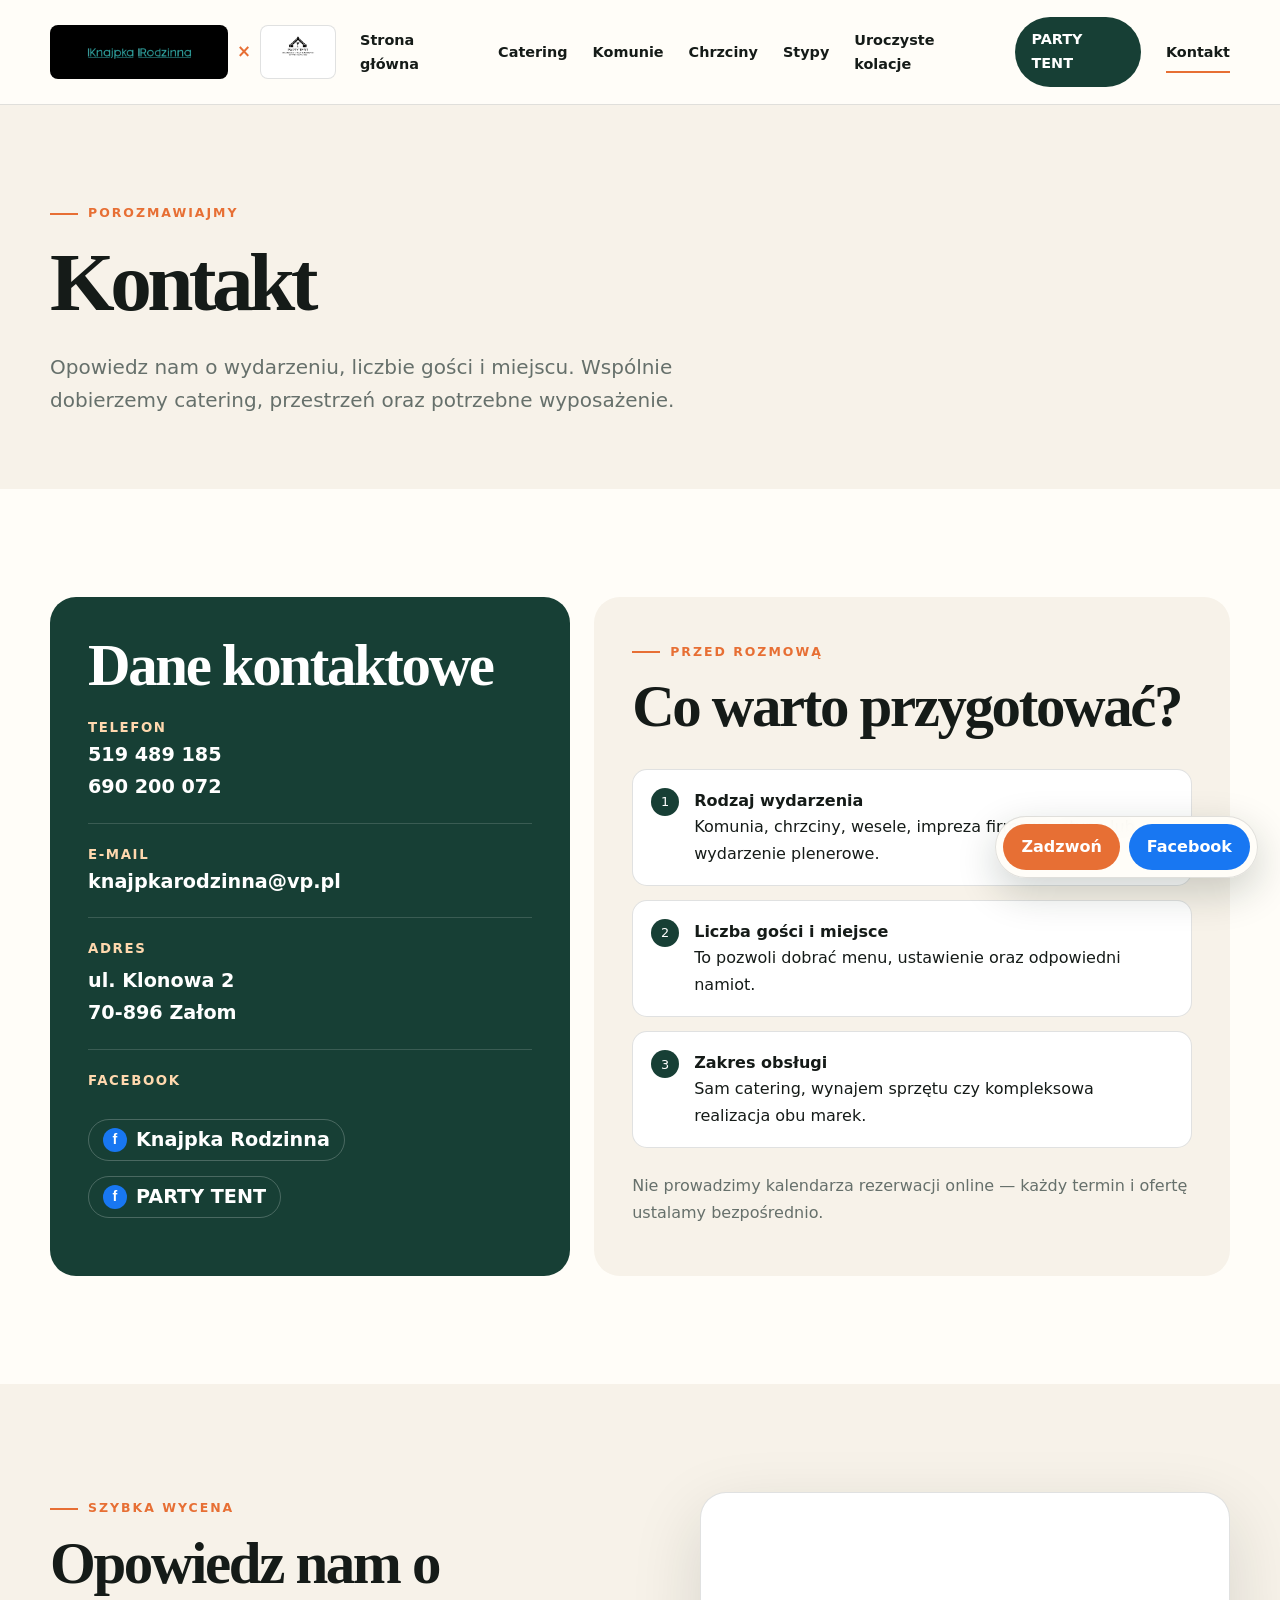
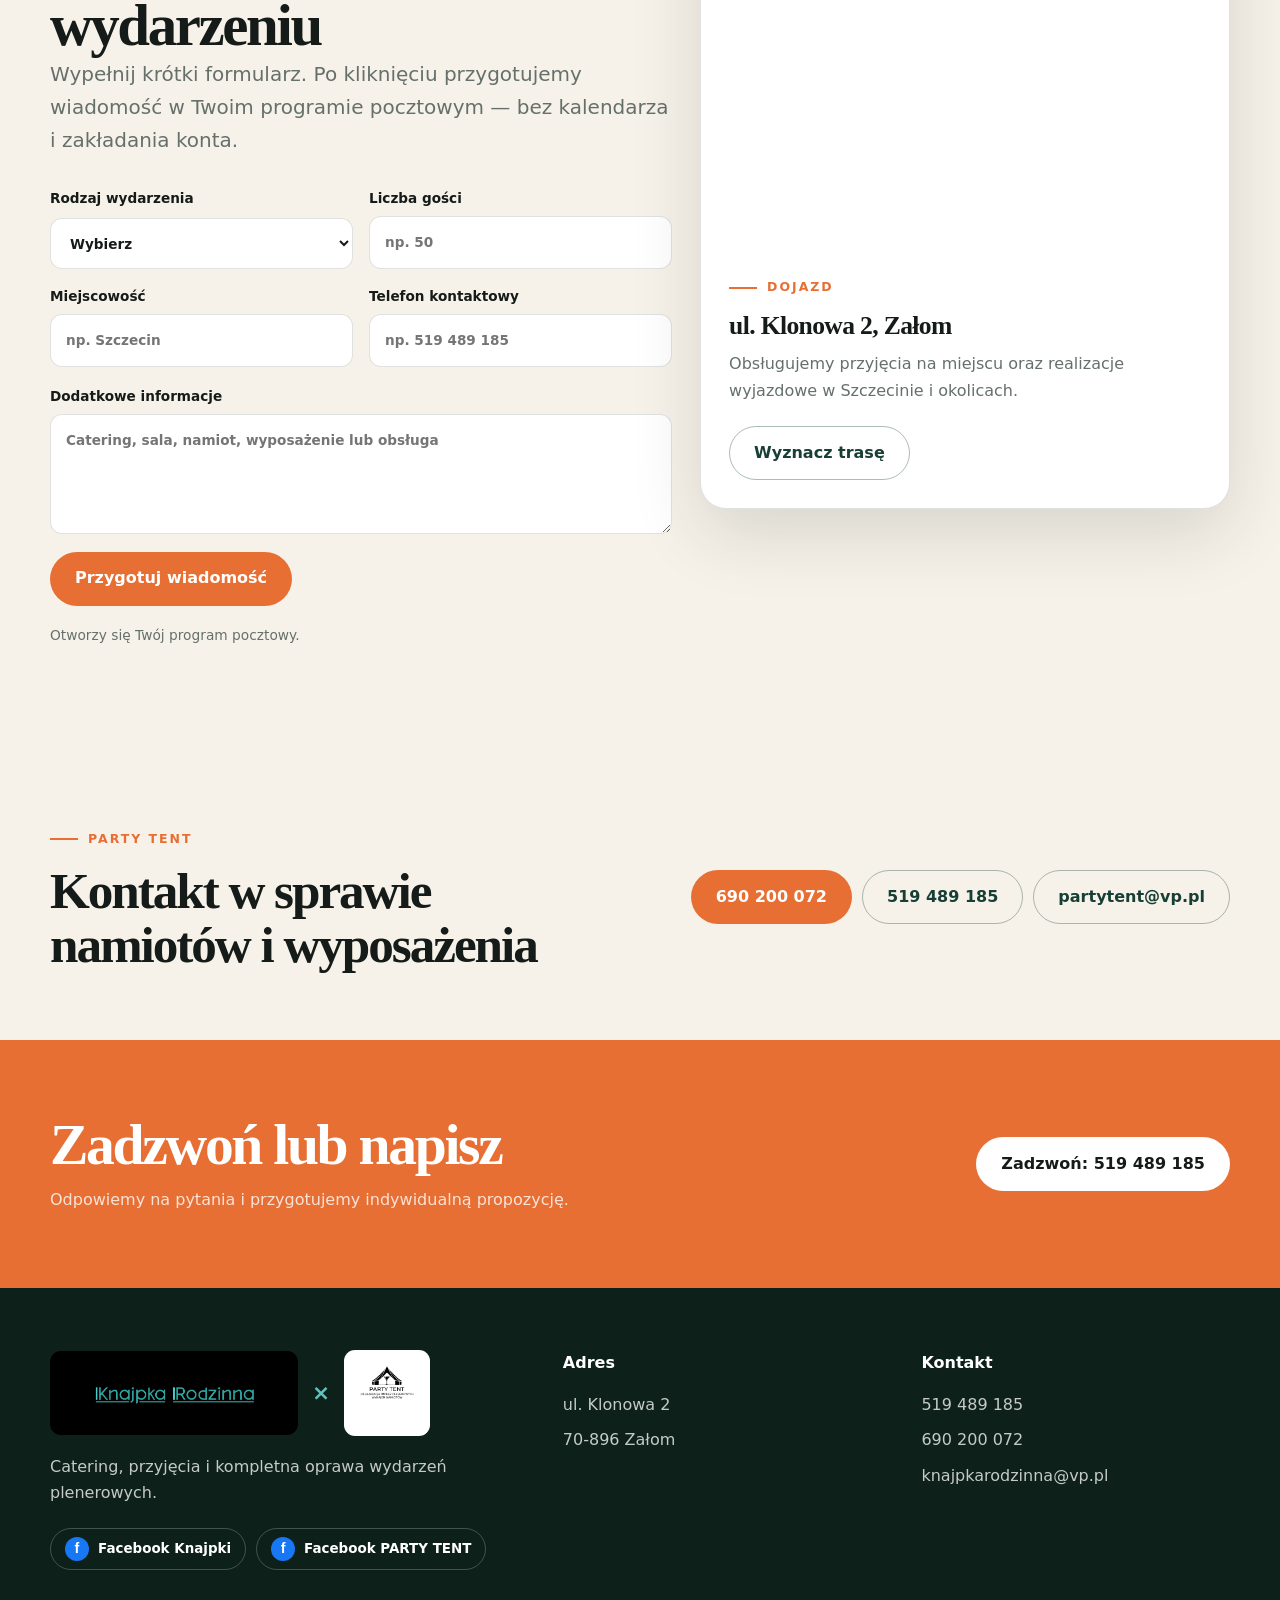
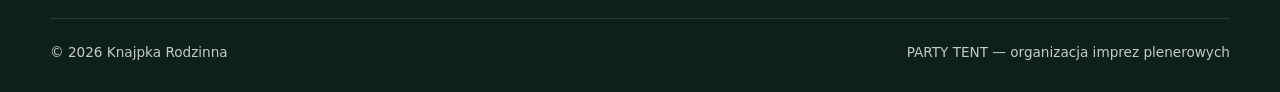
<file: kontakt.html>
<!doctype html><html lang="pl"><head><meta charset="utf-8"><meta name="viewport" content="width=device-width, initial-scale=1"><meta name="description" content="Kontakt z Knajpką Rodzinną i PARTY TENT w Załomiu."><title>Kontakt | Knajpka Rodzinna</title><link rel="stylesheet" href="styles.css"></head><body>
<header class="site-header"><div class="wrap nav"><div class="brand-lockup"><a class="brand" href="index.html" aria-label="Knajpka Rodzinna — strona główna"><img class="brand-knajpka" src="assets/9D0F938A-E7C1-40C8-B4AB-37DBFB9CF02D.png" alt="Knajpka Rodzinna"></a><span class="brand-cross" aria-hidden="true">×</span><a class="brand" href="party-tent.html" aria-label="PARTY TENT"><img class="brand-party" src="assets/EA0A5B90-79B9-40FC-A273-76BE1CC30D54.png" alt="PARTY TENT"></a></div><button class="menu-toggle" type="button" aria-label="Otwórz menu" aria-expanded="false"><span></span><span></span><span></span></button><nav class="nav-links"><a href="index.html">Strona główna</a><a href="catering.html">Catering</a><a href="komunie.html">Komunie</a><a href="chrzciny.html">Chrzciny</a><a class="party-link" href="party-tent.html">PARTY TENT</a><a class="active" href="kontakt.html">Kontakt</a></nav></div></header>
<main><section class="page-hero"><div class="wrap"><p class="eyebrow">Porozmawiajmy</p><h1>Kontakt</h1><p class="lead">Opowiedz nam o wydarzeniu, liczbie gości i miejscu. Wspólnie dobierzemy catering, przestrzeń oraz potrzebne wyposażenie.</p></div></section>
<section class="section"><div class="wrap contact-grid"><div class="contact-panel dark"><h2>Dane kontaktowe</h2><div class="contact-row"><small>Telefon</small><a href="tel:+48519489185">519 489 185</a><br><a href="tel:+48690200072">690 200 072</a></div><div class="contact-row"><small>E-mail</small><a href="mailto:knajpkarodzinna@vp.pl">knajpkarodzinna@vp.pl</a></div><div class="contact-row"><small>Adres</small><p>ul. Klonowa 2<br>70-896 Załom</p></div><div class="contact-row"><small>Facebook</small><div class="social-links"><a class="social-link" href="https://www.facebook.com/Knajpka.Rodzinna/" target="_blank" rel="noopener noreferrer"><span class="social-icon">f</span>Knajpka Rodzinna</a><a class="social-link" href="https://www.facebook.com/PARTY.TENT.IMPREZY.PLENEROWE/" target="_blank" rel="noopener noreferrer"><span class="social-icon">f</span>PARTY TENT</a></div></div></div><div class="contact-panel light"><p class="eyebrow">Przed rozmową</p><h2>Co warto przygotować?</h2><div class="feature-list"><div class="feature"><i>1</i><div><b>Rodzaj wydarzenia</b><p>Komunia, chrzciny, wesele, impreza firmowa, stypa lub wydarzenie plenerowe.</p></div></div><div class="feature"><i>2</i><div><b>Liczba gości i miejsce</b><p>To pozwoli dobrać menu, ustawienie oraz odpowiedni namiot.</p></div></div><div class="feature"><i>3</i><div><b>Zakres obsługi</b><p>Sam catering, wynajem sprzętu czy kompleksowa realizacja obu marek.</p></div></div></div><p class="map-note">Nie prowadzimy kalendarza rezerwacji online — każdy termin i ofertę ustalamy bezpośrednio.</p></div></div></section>
<section class="section section-soft"><div class="wrap inquiry-grid"><div><p class="eyebrow">Szybka wycena</p><h2>Opowiedz nam o wydarzeniu</h2><p class="lead">Wypełnij krótki formularz. Po kliknięciu przygotujemy wiadomość w Twoim programie pocztowym — bez kalendarza i zakładania konta.</p><form class="quote-form" id="quote-form"><div class="form-grid"><label>Rodzaj wydarzenia<select name="event" required><option value="">Wybierz</option><option>Komunia</option><option>Chrzciny</option><option>Wesele</option><option>Urodziny lub jubileusz</option><option>Impreza firmowa lub wigilia firmowa</option><option>Stypa lub uroczysty obiad</option><option>Catering</option><option>Namiot i wyposażenie PARTY TENT</option><option>Inne wydarzenie</option></select></label><label>Liczba gości<input name="guests" type="number" min="1" inputmode="numeric" placeholder="np. 50" required></label><label>Miejscowość<input name="location" type="text" placeholder="np. Szczecin" required></label><label>Telefon kontaktowy<input name="phone" type="tel" autocomplete="tel" placeholder="np. 519 489 185" required></label></div><label>Dodatkowe informacje<textarea name="details" rows="4" placeholder="Catering, sala, namiot, wyposażenie lub obsługa"></textarea></label><button class="btn btn-primary" type="submit">Przygotuj wiadomość</button><p class="form-note" id="form-note">Otworzy się Twój program pocztowy.</p></form></div><div class="map-card"><iframe class="map-frame" title="Mapa dojazdu do Knajpki Rodzinnej" src="https://www.google.com/maps?q=Klonowa%202%2C%2070-896%20Za%C5%82om&amp;output=embed" loading="lazy" referrerpolicy="no-referrer-when-downgrade"></iframe><div class="map-card-copy"><p class="eyebrow">Dojazd</p><h3>ul. Klonowa 2, Załom</h3><p>Obsługujemy przyjęcia na miejscu oraz realizacje wyjazdowe w Szczecinie i okolicach.</p><a class="btn btn-outline" href="https://www.google.com/maps/search/?api=1&amp;query=Knajpka+Rodzinna%2C+Klonowa+2%2C+70-896+Za%C5%82om" target="_blank" rel="noopener noreferrer">Wyznacz trasę</a></div></div></div></section>
<section class="brand-contact"><div class="wrap brand-contact-inner"><div><p class="eyebrow">PARTY TENT</p><h2>Kontakt w sprawie namiotów i wyposażenia</h2></div><div class="brand-contact-actions"><a class="btn btn-primary" href="tel:+48690200072">690 200 072</a><a class="btn btn-outline" href="tel:+48519489185">519 489 185</a><a class="btn btn-outline" href="mailto:partytent@vp.pl">partytent@vp.pl</a></div></div></section>
<section class="contact-band"><div class="wrap contact-band-inner"><div><h2>Zadzwoń lub napisz</h2><p>Odpowiemy na pytania i przygotujemy indywidualną propozycję.</p></div><a class="btn btn-light" href="tel:+48519489185">Zadzwoń: 519 489 185</a></div></section></main>
<footer class="site-footer"><div class="wrap"><div class="footer-grid"><div><div class="footer-logos"><img class="footer-logo-knajpka" src="assets/9D0F938A-E7C1-40C8-B4AB-37DBFB9CF02D.png" alt="Knajpka Rodzinna"><span class="footer-cross" aria-hidden="true">×</span><img class="footer-logo-party" src="assets/EA0A5B90-79B9-40FC-A273-76BE1CC30D54.png" alt="PARTY TENT"></div><p class="footer-text">Catering, przyjęcia i kompletna oprawa wydarzeń plenerowych.</p><div class="social-links"><a class="social-link" href="https://www.facebook.com/Knajpka.Rodzinna/" target="_blank" rel="noopener noreferrer"><span class="social-icon">f</span>Facebook Knajpki</a><a class="social-link" href="https://www.facebook.com/PARTY.TENT.IMPREZY.PLENEROWE/" target="_blank" rel="noopener noreferrer"><span class="social-icon">f</span>Facebook PARTY TENT</a></div></div><div><p class="footer-title">Adres</p><div class="footer-links"><span>ul. Klonowa 2</span><span>70-896 Załom</span></div></div><div><p class="footer-title">Kontakt</p><div class="footer-links"><a href="tel:+48519489185">519 489 185</a><a href="tel:+48690200072">690 200 072</a><a href="mailto:knajpkarodzinna@vp.pl">knajpkarodzinna@vp.pl</a></div></div></div><div class="footer-bottom"><p>© 2026 Knajpka Rodzinna</p><span>PARTY TENT — organizacja imprez plenerowych</span></div></div></footer><script src="site.js"></script></body></html>
</file>
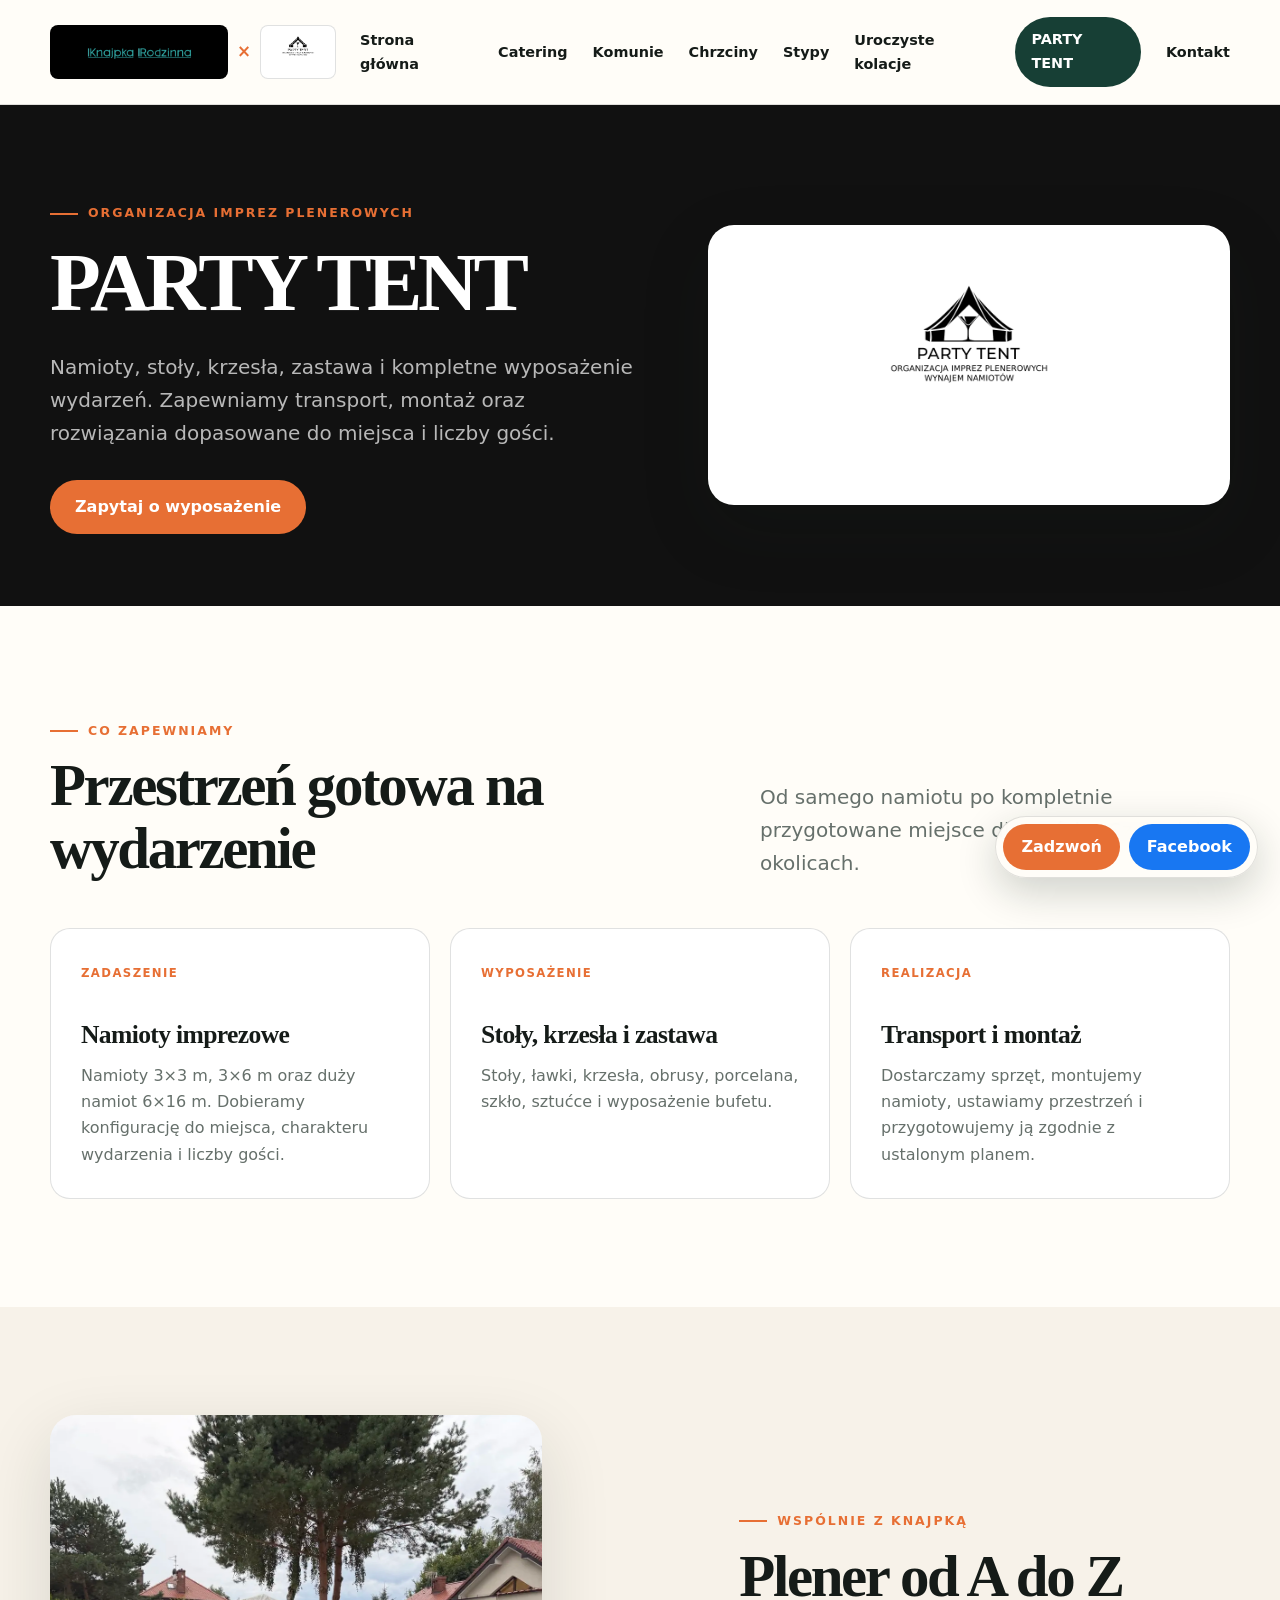
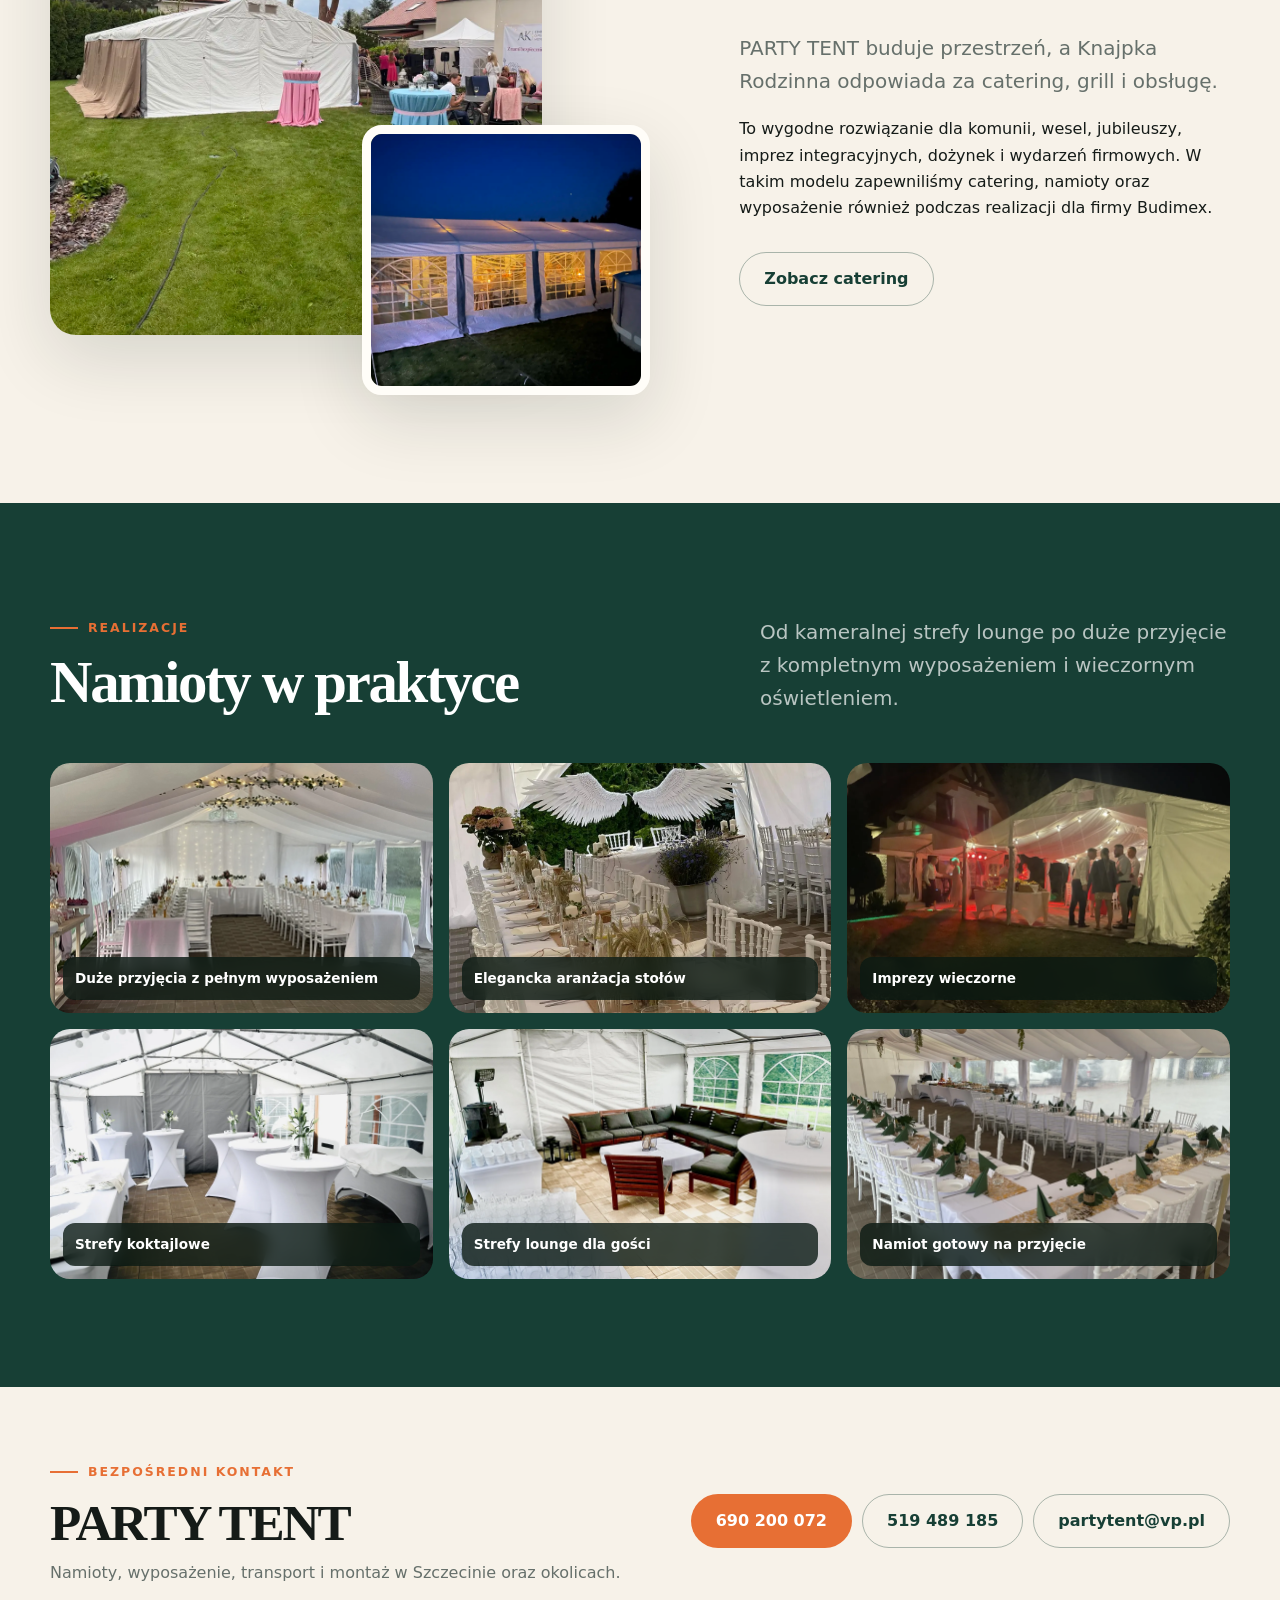
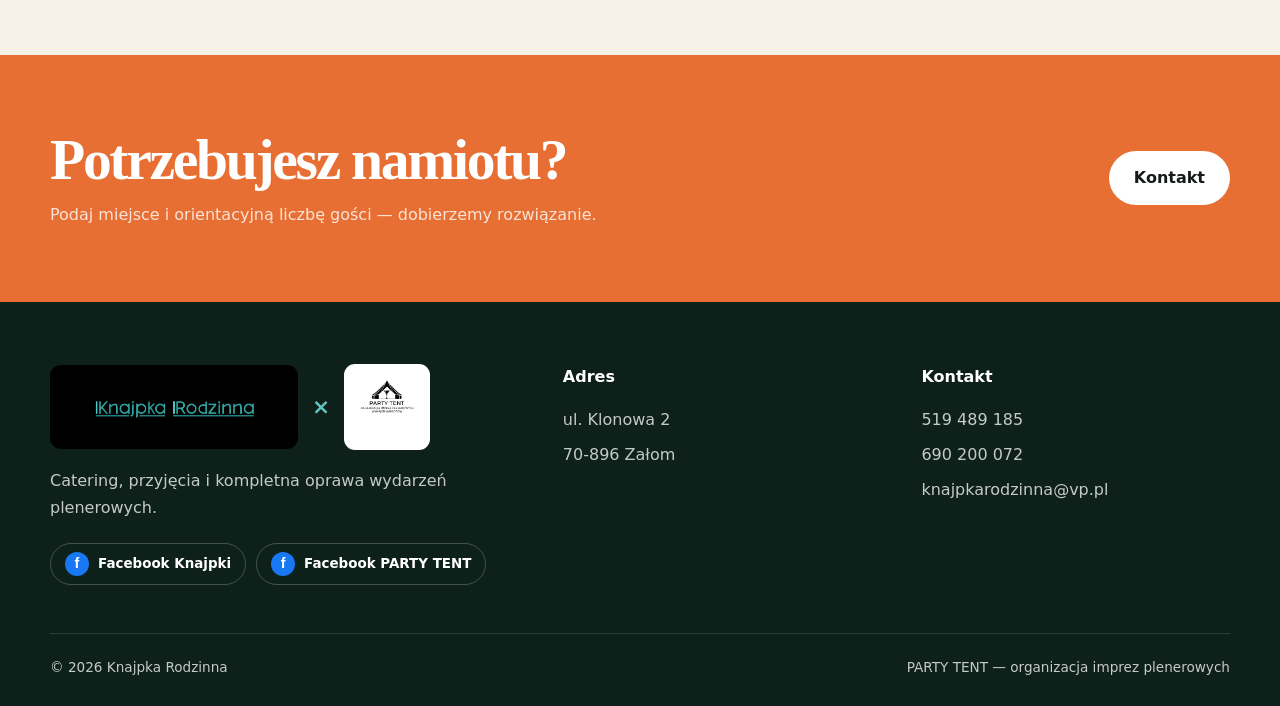
<file: party-tent.html>
<!doctype html><html lang="pl"><head><meta charset="utf-8"><meta name="viewport" content="width=device-width, initial-scale=1"><meta name="description" content="PARTY TENT — wynajem namiotów, stołów, krzeseł, zastawy i wyposażenia imprez plenerowych."><title>PARTY TENT | Namioty i wyposażenie</title><link rel="stylesheet" href="styles.css"></head><body>
<header class="site-header"><div class="wrap nav"><div class="brand-lockup"><a class="brand" href="index.html" aria-label="Knajpka Rodzinna — strona główna"><img class="brand-knajpka" src="assets/9D0F938A-E7C1-40C8-B4AB-37DBFB9CF02D.png" alt="Knajpka Rodzinna"></a><span class="brand-cross" aria-hidden="true">×</span><a class="brand" href="party-tent.html" aria-label="PARTY TENT"><img class="brand-party" src="assets/EA0A5B90-79B9-40FC-A273-76BE1CC30D54.png" alt="PARTY TENT"></a></div><button class="menu-toggle" type="button" aria-label="Otwórz menu" aria-expanded="false"><span></span><span></span><span></span></button><nav class="nav-links"><a href="index.html">Strona główna</a><a href="catering.html">Catering</a><a href="komunie.html">Komunie</a><a href="chrzciny.html">Chrzciny</a><a class="party-link active" href="party-tent.html">PARTY TENT</a><a href="kontakt.html">Kontakt</a></nav></div></header>
<main><section class="page-hero party"><div class="wrap page-hero-grid"><div><p class="eyebrow">Organizacja imprez plenerowych</p><h1>PARTY TENT</h1><p class="lead">Namioty, stoły, krzesła, zastawa i kompletne wyposażenie wydarzeń. Zapewniamy transport, montaż oraz rozwiązania dopasowane do miejsca i liczby gości.</p><div class="actions"><a class="btn btn-primary" href="kontakt.html">Zapytaj o wyposażenie</a></div></div><img class="party-logo" src="assets/EA0A5B90-79B9-40FC-A273-76BE1CC30D54.png" alt="Logo PARTY TENT"></div></section>
<section class="section"><div class="wrap"><div class="section-head"><div><p class="eyebrow">Co zapewniamy</p><h2>Przestrzeń gotowa na wydarzenie</h2></div><p class="lead">Od samego namiotu po kompletnie przygotowane miejsce dla gości w Szczecinie i okolicach.</p></div><div class="cards"><article class="card"><span class="card-tag">Zadaszenie</span><h3>Namioty imprezowe</h3><p>Namioty 3×3 m, 3×6 m oraz duży namiot 6×16 m. Dobieramy konfigurację do miejsca, charakteru wydarzenia i liczby gości.</p></article><article class="card"><span class="card-tag">Wyposażenie</span><h3>Stoły, krzesła i zastawa</h3><p>Stoły, ławki, krzesła, obrusy, porcelana, szkło, sztućce i wyposażenie bufetu.</p></article><article class="card"><span class="card-tag">Realizacja</span><h3>Transport i montaż</h3><p>Dostarczamy sprzęt, montujemy namioty, ustawiamy przestrzeń i przygotowujemy ją zgodnie z ustalonym planem.</p></article></div></div></section>
<section class="section section-soft"><div class="wrap split reverse"><div class="photo-stack"><img class="photo-main" src="assets/IMG_0245.webp" alt="Rozstawione namioty PARTY TENT"><img class="photo-float" src="assets/IMG_1087.webp" alt="Namiot imprezowy wieczorem"></div><div class="split-copy"><p class="eyebrow">Wspólnie z Knajpką</p><h2>Plener od A do Z</h2><p class="lead">PARTY TENT buduje przestrzeń, a Knajpka Rodzinna odpowiada za catering, grill i obsługę.</p><p>To wygodne rozwiązanie dla komunii, wesel, jubileuszy, imprez integracyjnych, dożynek i wydarzeń firmowych. W takim modelu zapewniliśmy catering, namioty oraz wyposażenie również podczas realizacji dla firmy Budimex.</p><div class="actions"><a class="btn btn-outline" href="catering.html">Zobacz catering</a></div></div></div></section>
<section class="section section-dark"><div class="wrap"><div class="section-head"><div><p class="eyebrow">Realizacje</p><h2>Namioty w praktyce</h2></div><p class="lead" style="color:rgba(255,255,255,.7)">Od kameralnej strefy lounge po duże przyjęcie z kompletnym wyposażeniem i wieczornym oświetleniem.</p></div><div class="gallery gallery-six"><figure><img src="assets/IMG_5828.webp" alt="Duży namiot z długimi stołami i białymi krzesłami"><figcaption>Duże przyjęcia z pełnym wyposażeniem</figcaption></figure><figure><img src="assets/IMG_4646.webp" alt="Elegancko nakryty stół wewnątrz namiotu"><figcaption>Elegancka aranżacja stołów</figcaption></figure><figure><img src="assets/IMG_4607.webp" alt="Wieczorna impreza z oświetleniem wewnątrz namiotu"><figcaption>Imprezy wieczorne</figcaption></figure><figure><img src="assets/IMG_1397.webp" alt="Namiot z wysokimi stolikami koktajlowymi"><figcaption>Strefy koktajlowe</figcaption></figure><figure><img src="assets/IMG_1305.webp" alt="Strefa wypoczynkowa wewnątrz namiotu"><figcaption>Strefy lounge dla gości</figcaption></figure><figure><img src="assets/IMG_3241.webp" alt="Namiot z elegancko nakrytymi stołami, zastawą i białymi krzesłami"><figcaption>Namiot gotowy na przyjęcie</figcaption></figure></div></div></section>
<section class="brand-contact"><div class="wrap brand-contact-inner"><div><p class="eyebrow">Bezpośredni kontakt</p><h2>PARTY TENT</h2><p>Namioty, wyposażenie, transport i montaż w Szczecinie oraz okolicach.</p></div><div class="brand-contact-actions"><a class="btn btn-primary" href="tel:+48690200072">690 200 072</a><a class="btn btn-outline" href="tel:+48519489185">519 489 185</a><a class="btn btn-outline" href="mailto:partytent@vp.pl">partytent@vp.pl</a></div></div></section>
<section class="contact-band"><div class="wrap contact-band-inner"><div><h2>Potrzebujesz namiotu?</h2><p>Podaj miejsce i orientacyjną liczbę gości — dobierzemy rozwiązanie.</p></div><a class="btn btn-light" href="kontakt.html">Kontakt</a></div></section></main>
<footer class="site-footer"><div class="wrap"><div class="footer-grid"><div><div class="footer-logos"><img class="footer-logo-knajpka" src="assets/9D0F938A-E7C1-40C8-B4AB-37DBFB9CF02D.png" alt="Knajpka Rodzinna"><span class="footer-cross" aria-hidden="true">×</span><img class="footer-logo-party" src="assets/EA0A5B90-79B9-40FC-A273-76BE1CC30D54.png" alt="PARTY TENT"></div><p class="footer-text">Catering, przyjęcia i kompletna oprawa wydarzeń plenerowych.</p><div class="social-links"><a class="social-link" href="https://www.facebook.com/Knajpka.Rodzinna/" target="_blank" rel="noopener noreferrer"><span class="social-icon">f</span>Facebook Knajpki</a><a class="social-link" href="https://www.facebook.com/PARTY.TENT.IMPREZY.PLENEROWE/" target="_blank" rel="noopener noreferrer"><span class="social-icon">f</span>Facebook PARTY TENT</a></div></div><div><p class="footer-title">Adres</p><div class="footer-links"><span>ul. Klonowa 2</span><span>70-896 Załom</span></div></div><div><p class="footer-title">Kontakt</p><div class="footer-links"><a href="tel:+48519489185">519 489 185</a><a href="tel:+48690200072">690 200 072</a><a href="mailto:knajpkarodzinna@vp.pl">knajpkarodzinna@vp.pl</a></div></div></div><div class="footer-bottom"><p>© 2026 Knajpka Rodzinna</p><span>PARTY TENT — organizacja imprez plenerowych</span></div></div></footer><script src="site.js"></script></body></html>
</file>
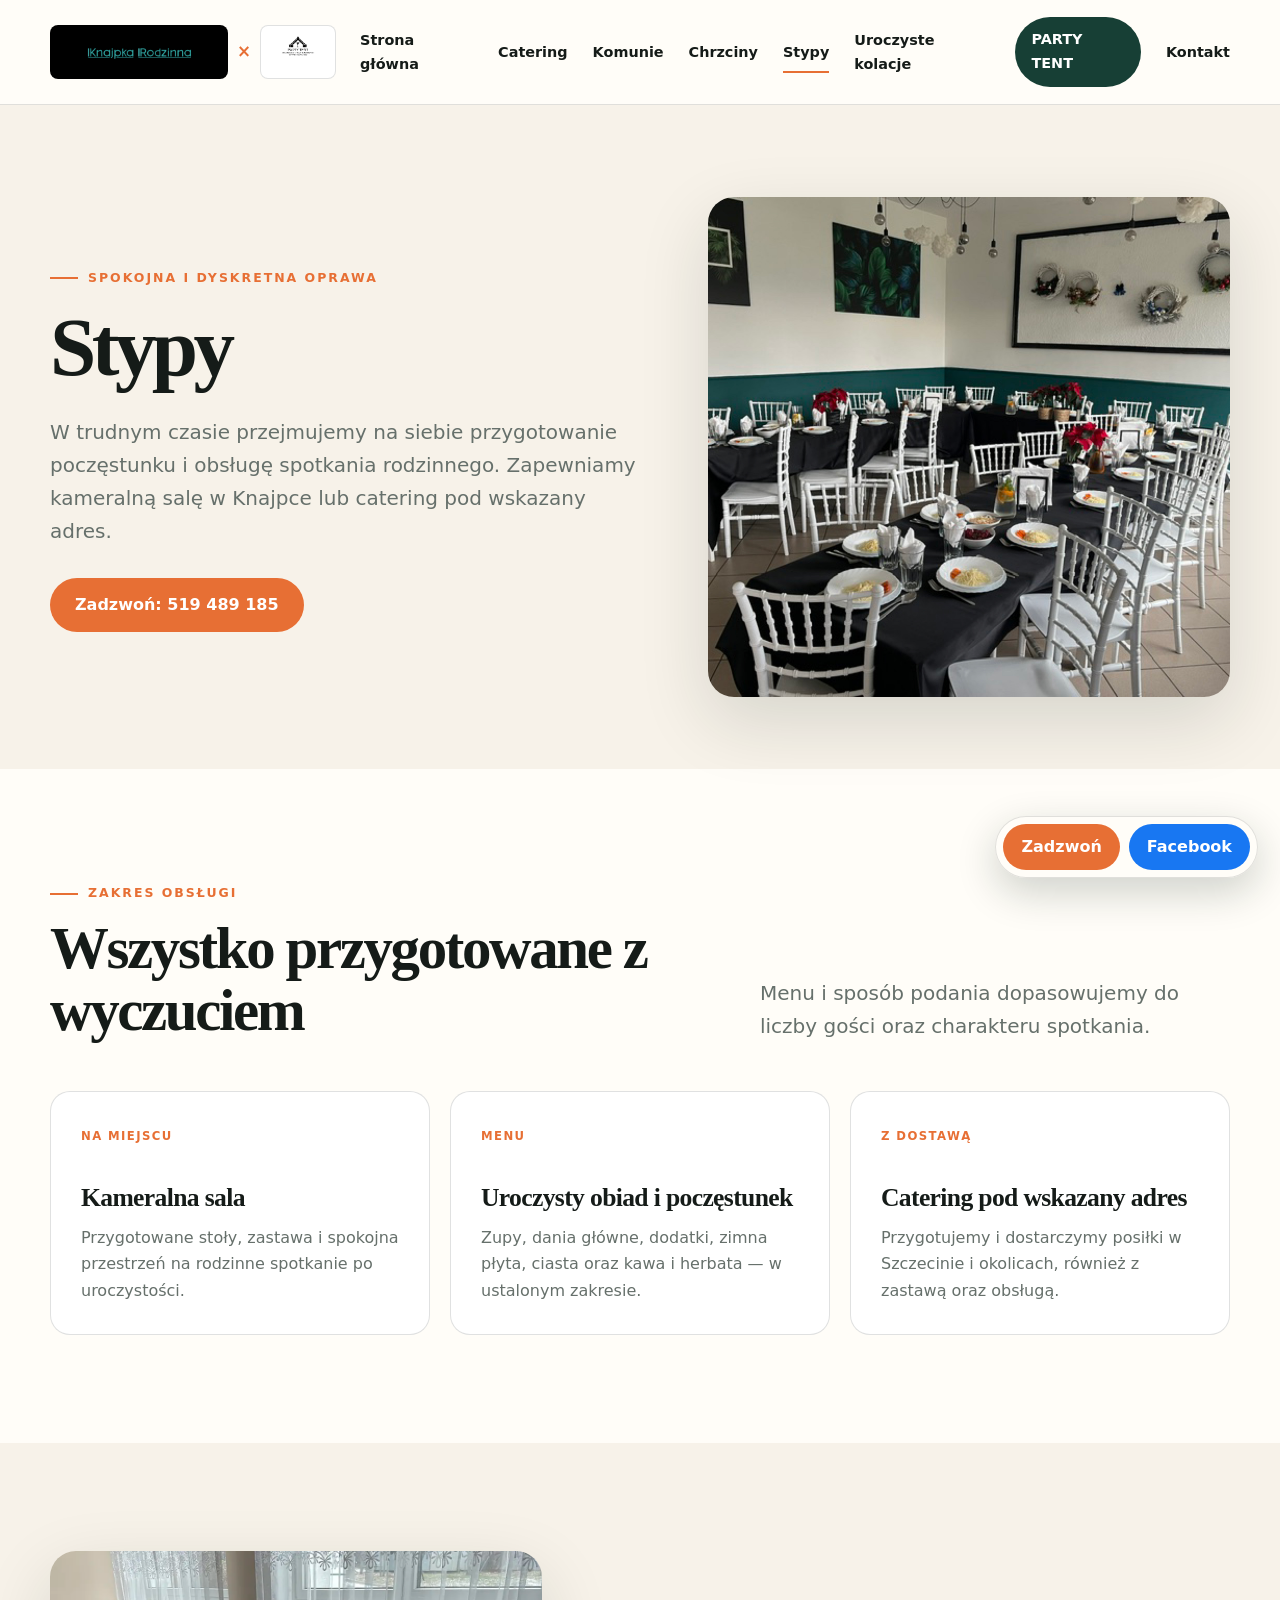
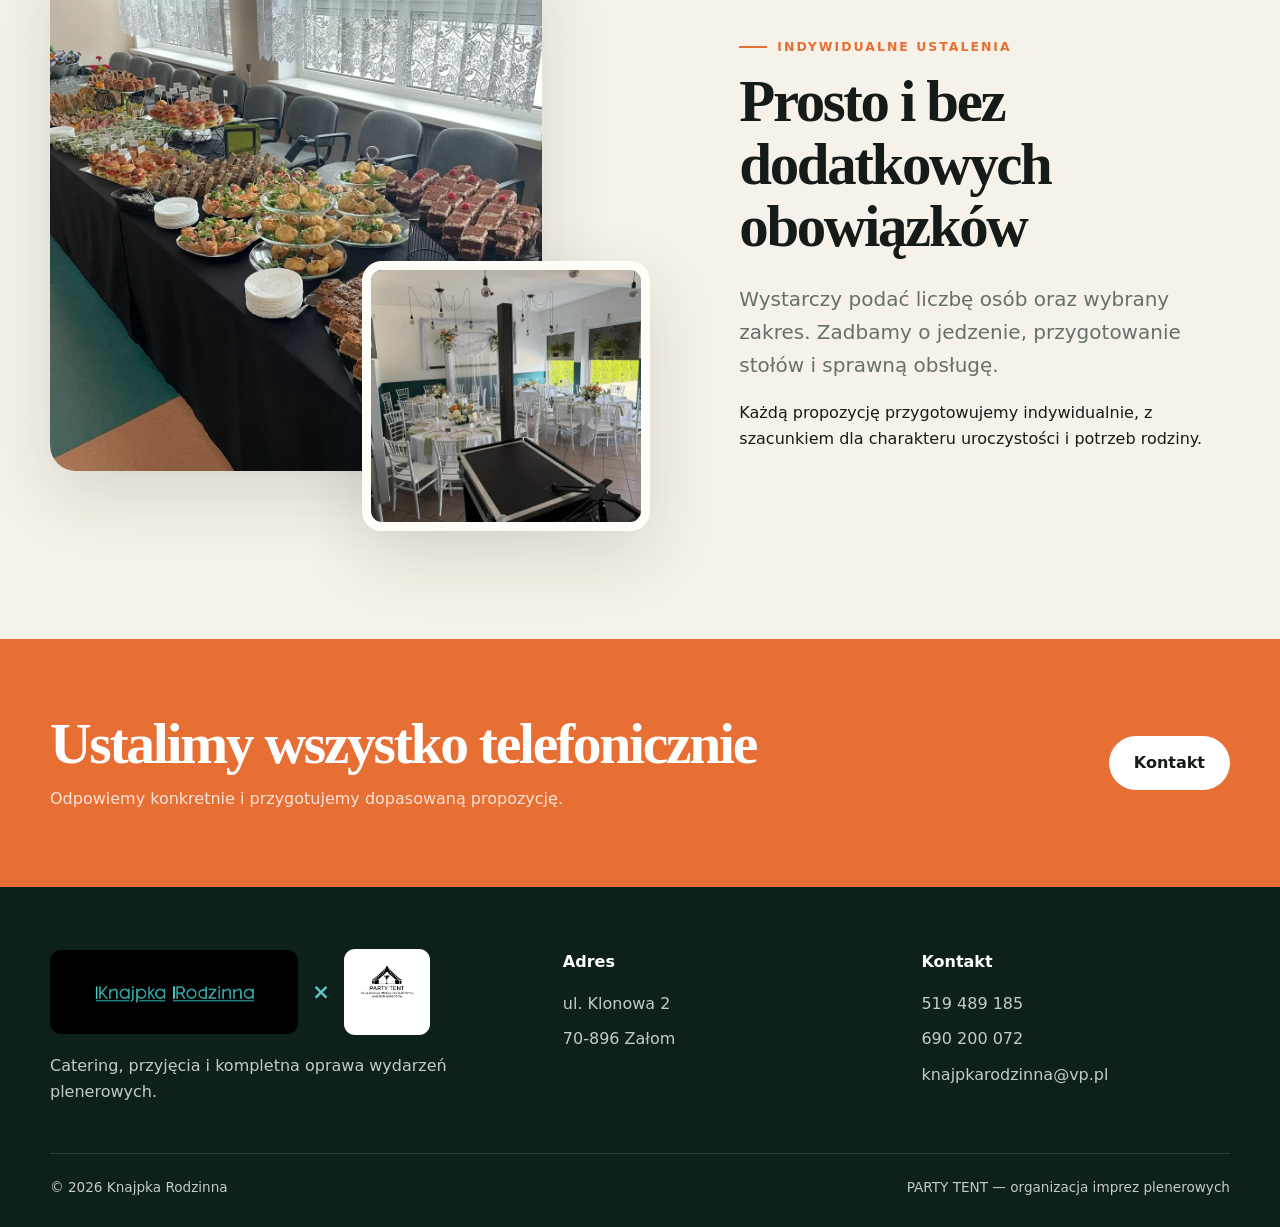
<file: stypy.html>
<!doctype html><html lang="pl"><head><meta charset="utf-8"><meta name="viewport" content="width=device-width, initial-scale=1"><meta name="description" content="Stypy i spotkania rodzinne w Knajpce Rodzinnej w Załomiu oraz catering z dostawą w Szczecinie i okolicach."><title>Stypy | Knajpka Rodzinna</title><link rel="stylesheet" href="styles.css"></head><body>
<header class="site-header"><div class="wrap nav"><div class="brand-lockup"><a class="brand" href="index.html" aria-label="Knajpka Rodzinna — strona główna"><img class="brand-knajpka" src="assets/9D0F938A-E7C1-40C8-B4AB-37DBFB9CF02D.png" alt="Knajpka Rodzinna"></a><span class="brand-cross" aria-hidden="true">×</span><a class="brand" href="party-tent.html" aria-label="PARTY TENT"><img class="brand-party" src="assets/EA0A5B90-79B9-40FC-A273-76BE1CC30D54.png" alt="PARTY TENT"></a></div><button class="menu-toggle" type="button" aria-label="Otwórz menu" aria-expanded="false"><span></span><span></span><span></span></button><nav class="nav-links"><a href="index.html">Strona główna</a><a href="catering.html">Catering</a><a href="komunie.html">Komunie</a><a href="chrzciny.html">Chrzciny</a><a class="party-link" href="party-tent.html">PARTY TENT</a><a href="kontakt.html">Kontakt</a></nav></div></header>
<main><section class="page-hero"><div class="wrap page-hero-grid"><div><p class="eyebrow">Spokojna i dyskretna oprawa</p><h1>Stypy</h1><p class="lead">W trudnym czasie przejmujemy na siebie przygotowanie poczęstunku i obsługę spotkania rodzinnego. Zapewniamy kameralną salę w Knajpce lub catering pod wskazany adres.</p><div class="actions"><a class="btn btn-primary" href="tel:+48519489185">Zadzwoń: 519 489 185</a></div></div><img src="assets/stypy-pawel-upscaled.jpg" alt="Sala przygotowana na stypę w Knajpce Rodzinnej"></div></section>
<section class="section"><div class="wrap"><div class="section-head"><div><p class="eyebrow">Zakres obsługi</p><h2>Wszystko przygotowane z wyczuciem</h2></div><p class="lead">Menu i sposób podania dopasowujemy do liczby gości oraz charakteru spotkania.</p></div><div class="cards"><article class="card"><span class="card-tag">Na miejscu</span><h3>Kameralna sala</h3><p>Przygotowane stoły, zastawa i spokojna przestrzeń na rodzinne spotkanie po uroczystości.</p></article><article class="card"><span class="card-tag">Menu</span><h3>Uroczysty obiad i poczęstunek</h3><p>Zupy, dania główne, dodatki, zimna płyta, ciasta oraz kawa i herbata — w ustalonym zakresie.</p></article><article class="card"><span class="card-tag">Z dostawą</span><h3>Catering pod wskazany adres</h3><p>Przygotujemy i dostarczymy posiłki w Szczecinie i okolicach, również z zastawą oraz obsługą.</p></article></div></div></section>
<section class="section section-soft"><div class="wrap split reverse"><div class="photo-stack"><img class="photo-main" src="assets/IMG_0815.webp" alt="Nakrycie stołu na rodzinne spotkanie"><img class="photo-float" src="assets/IMG_0279.webp" alt="Elegancka zastawa i dekoracje stołu"></div><div class="split-copy"><p class="eyebrow">Indywidualne ustalenia</p><h2>Prosto i bez dodatkowych obowiązków</h2><p class="lead">Wystarczy podać liczbę osób oraz wybrany zakres. Zadbamy o jedzenie, przygotowanie stołów i sprawną obsługę.</p><p>Każdą propozycję przygotowujemy indywidualnie, z szacunkiem dla charakteru uroczystości i potrzeb rodziny.</p></div></div></section>
<section class="contact-band"><div class="wrap contact-band-inner"><div><h2>Ustalimy wszystko telefonicznie</h2><p>Odpowiemy konkretnie i przygotujemy dopasowaną propozycję.</p></div><a class="btn btn-light" href="kontakt.html">Kontakt</a></div></section></main>
<footer class="site-footer"><div class="wrap"><div class="footer-grid"><div><div class="footer-logos"><img class="footer-logo-knajpka" src="assets/9D0F938A-E7C1-40C8-B4AB-37DBFB9CF02D.png" alt="Knajpka Rodzinna"><span class="footer-cross" aria-hidden="true">×</span><img class="footer-logo-party" src="assets/EA0A5B90-79B9-40FC-A273-76BE1CC30D54.png" alt="PARTY TENT"></div><p class="footer-text">Catering, przyjęcia i kompletna oprawa wydarzeń plenerowych.</p></div><div><p class="footer-title">Adres</p><div class="footer-links"><span>ul. Klonowa 2</span><span>70-896 Załom</span></div></div><div><p class="footer-title">Kontakt</p><div class="footer-links"><a href="tel:+48519489185">519 489 185</a><a href="tel:+48690200072">690 200 072</a><a href="mailto:knajpkarodzinna@vp.pl">knajpkarodzinna@vp.pl</a></div></div></div><div class="footer-bottom"><p>© 2026 Knajpka Rodzinna</p><span>PARTY TENT — organizacja imprez plenerowych</span></div></div></footer><script src="site.js"></script></body></html>
</file>
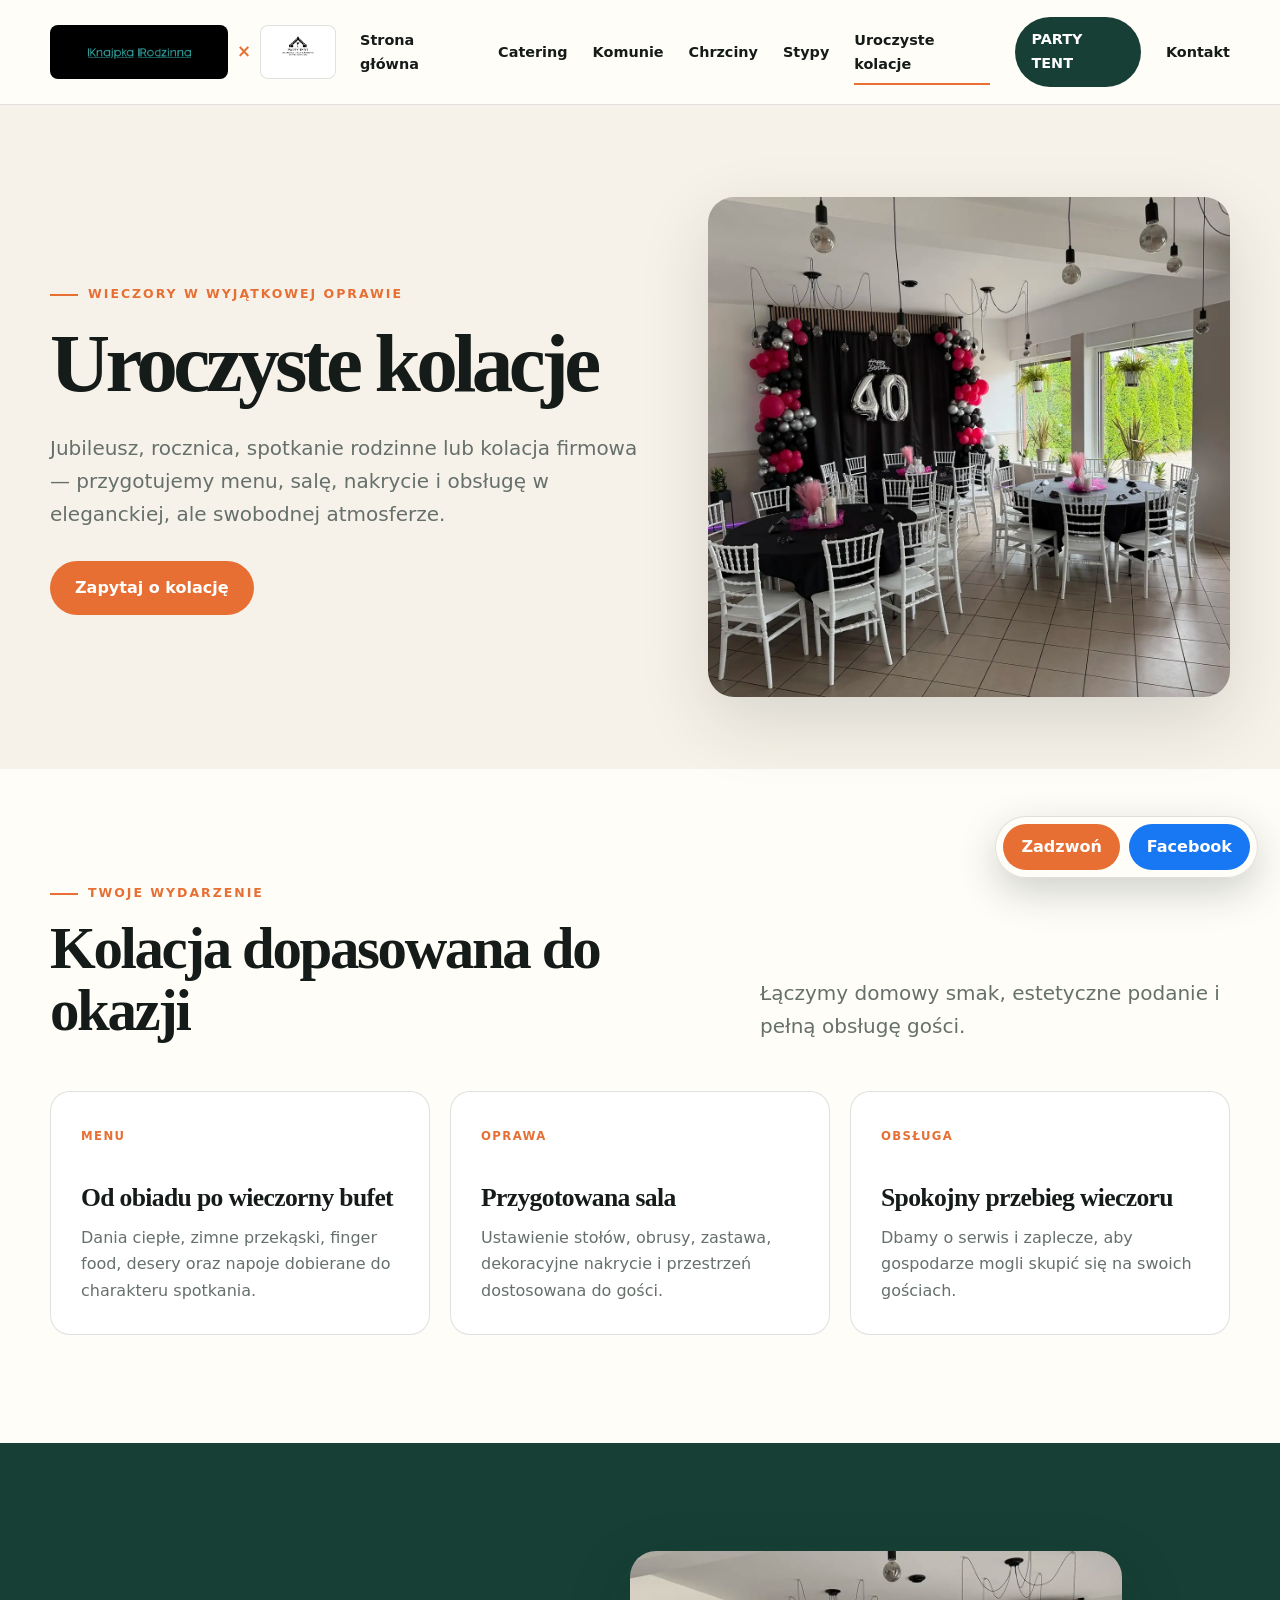
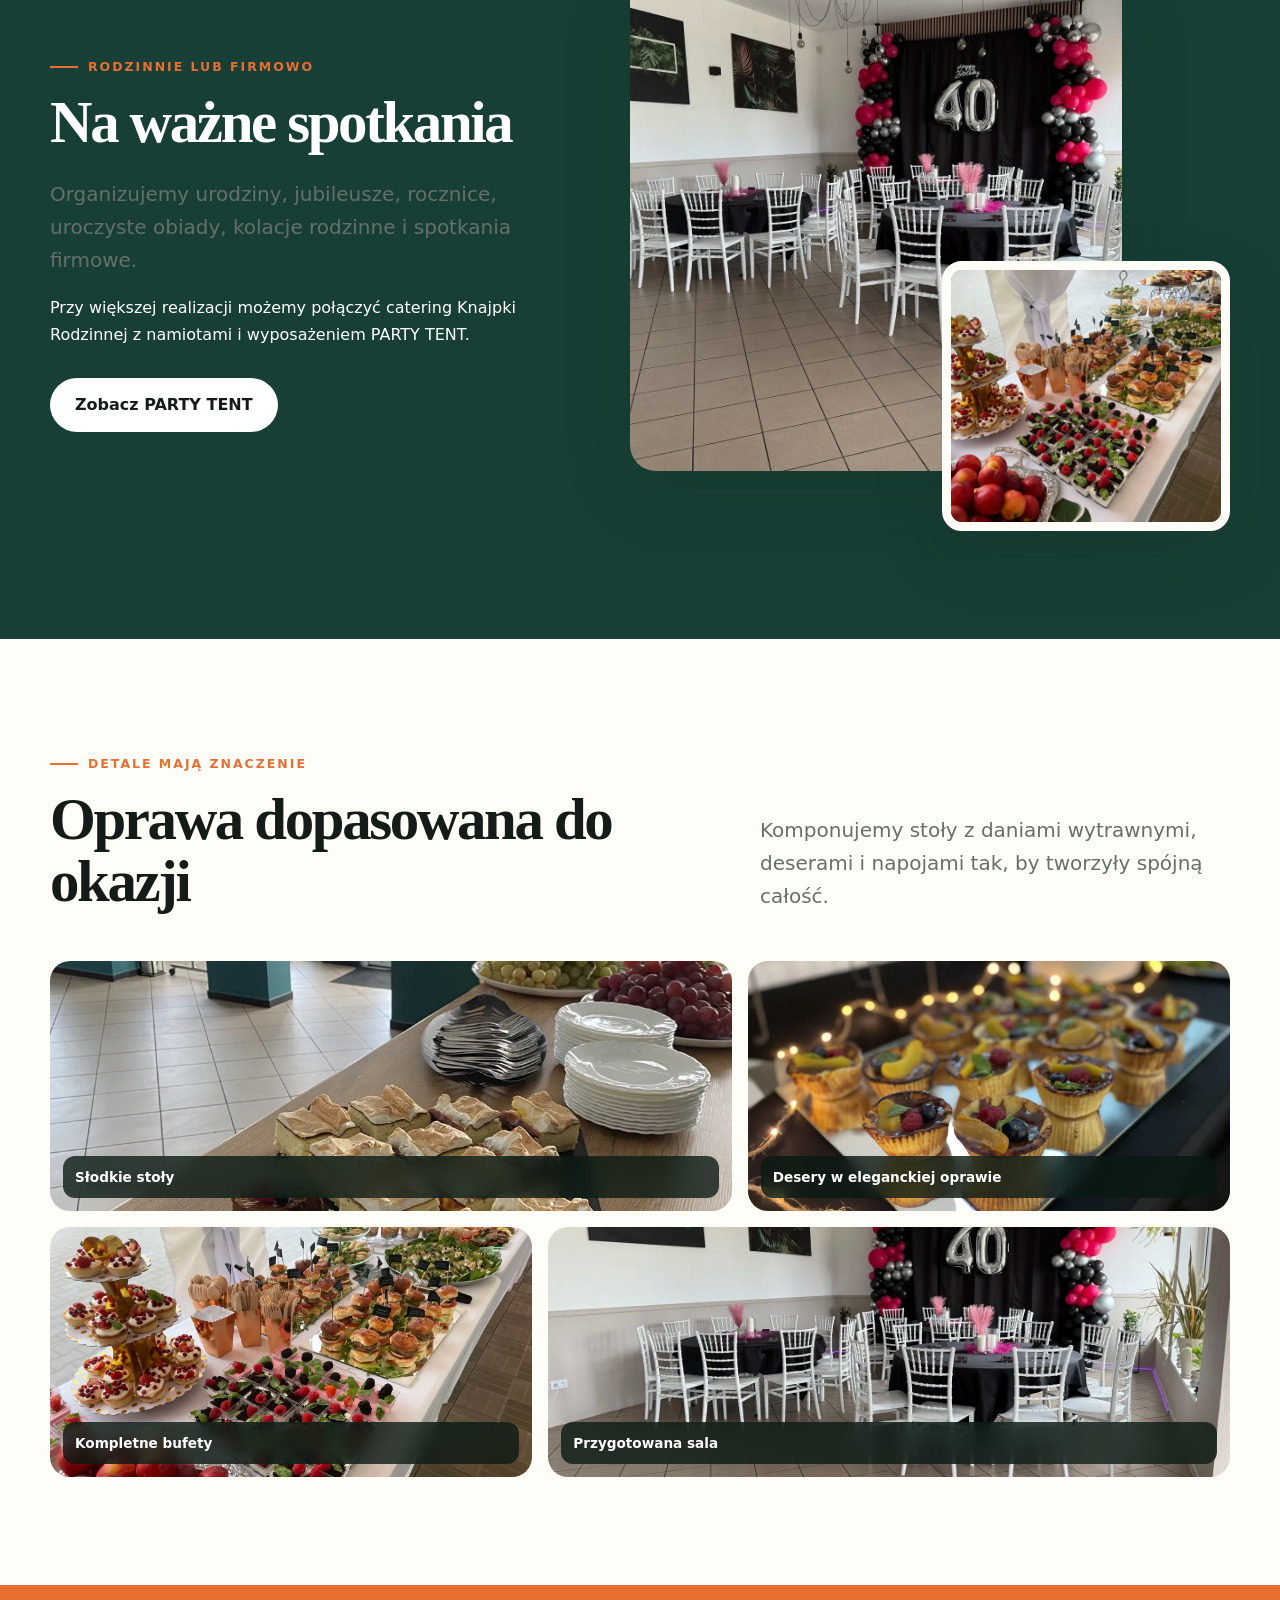
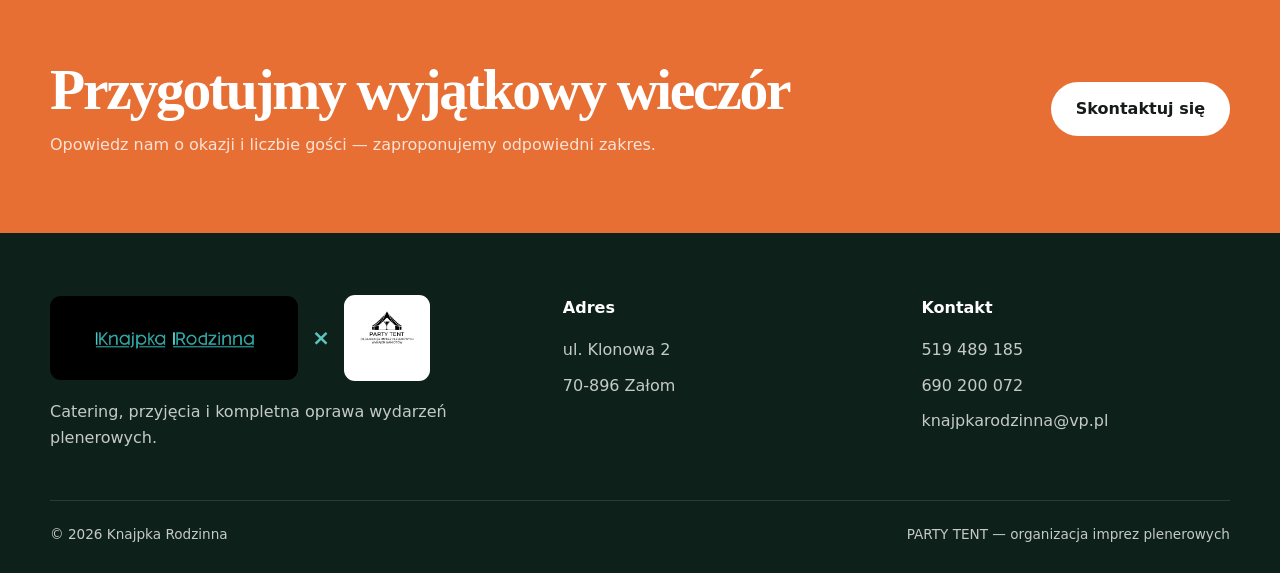
<file: uroczyste-kolacje.html>
<!doctype html><html lang="pl"><head><meta charset="utf-8"><meta name="viewport" content="width=device-width, initial-scale=1"><meta name="description" content="Uroczyste kolacje, jubileusze i spotkania rodzinne w Knajpce Rodzinnej w Załomiu."><title>Uroczyste kolacje | Knajpka Rodzinna</title><link rel="stylesheet" href="styles.css"></head><body>
<header class="site-header"><div class="wrap nav"><div class="brand-lockup"><a class="brand" href="index.html" aria-label="Knajpka Rodzinna — strona główna"><img class="brand-knajpka" src="assets/9D0F938A-E7C1-40C8-B4AB-37DBFB9CF02D.png" alt="Knajpka Rodzinna"></a><span class="brand-cross" aria-hidden="true">×</span><a class="brand" href="party-tent.html" aria-label="PARTY TENT"><img class="brand-party" src="assets/EA0A5B90-79B9-40FC-A273-76BE1CC30D54.png" alt="PARTY TENT"></a></div><button class="menu-toggle" type="button" aria-label="Otwórz menu" aria-expanded="false"><span></span><span></span><span></span></button><nav class="nav-links"><a href="index.html">Strona główna</a><a href="catering.html">Catering</a><a href="komunie.html">Komunie</a><a href="chrzciny.html">Chrzciny</a><a class="party-link" href="party-tent.html">PARTY TENT</a><a href="kontakt.html">Kontakt</a></nav></div></header>
<main><section class="page-hero"><div class="wrap page-hero-grid"><div><p class="eyebrow">Wieczory w wyjątkowej oprawie</p><h1>Uroczyste kolacje</h1><p class="lead">Jubileusz, rocznica, spotkanie rodzinne lub kolacja firmowa — przygotujemy menu, salę, nakrycie i obsługę w eleganckiej, ale swobodnej atmosferze.</p><div class="actions"><a class="btn btn-primary" href="kontakt.html">Zapytaj o kolację</a></div></div><img src="assets/IMG_0361.webp" alt="Sala przygotowana na uroczystą kolację"></div></section>
<section class="section"><div class="wrap"><div class="section-head"><div><p class="eyebrow">Twoje wydarzenie</p><h2>Kolacja dopasowana do okazji</h2></div><p class="lead">Łączymy domowy smak, estetyczne podanie i pełną obsługę gości.</p></div><div class="cards"><article class="card"><span class="card-tag">Menu</span><h3>Od obiadu po wieczorny bufet</h3><p>Dania ciepłe, zimne przekąski, finger food, desery oraz napoje dobierane do charakteru spotkania.</p></article><article class="card"><span class="card-tag">Oprawa</span><h3>Przygotowana sala</h3><p>Ustawienie stołów, obrusy, zastawa, dekoracyjne nakrycie i przestrzeń dostosowana do gości.</p></article><article class="card"><span class="card-tag">Obsługa</span><h3>Spokojny przebieg wieczoru</h3><p>Dbamy o serwis i zaplecze, aby gospodarze mogli skupić się na swoich gościach.</p></article></div></div></section>
<section class="section section-dark"><div class="wrap split"><div class="split-copy"><p class="eyebrow">Rodzinnie lub firmowo</p><h2>Na ważne spotkania</h2><p class="lead">Organizujemy urodziny, jubileusze, rocznice, uroczyste obiady, kolacje rodzinne i spotkania firmowe.</p><p>Przy większej realizacji możemy połączyć catering Knajpki Rodzinnej z namiotami i wyposażeniem PARTY TENT.</p><div class="actions"><a class="btn btn-light" href="party-tent.html">Zobacz PARTY TENT</a></div></div><div class="photo-stack"><img class="photo-main" src="assets/IMG_0363.webp" alt="Elegancka aranżacja sali na przyjęcie"><img class="photo-float" src="assets/IMG_3248.webp" alt="Bufet przygotowany przez Knajpkę Rodzinną"></div></div></section>
<section class="section"><div class="wrap"><div class="section-head"><div><p class="eyebrow">Detale mają znaczenie</p><h2>Oprawa dopasowana do okazji</h2></div><p class="lead">Komponujemy stoły z daniami wytrawnymi, deserami i napojami tak, by tworzyły spójną całość.</p></div><div class="gallery"><figure><img src="assets/IMG_9993.webp" alt="Słodki stół i owoce przygotowane na przyjęcie"><figcaption>Słodkie stoły</figcaption></figure><figure><img src="assets/IMG_0993.webp" alt="Mini tartaletki z owocami"><figcaption>Desery w eleganckiej oprawie</figcaption></figure><figure><img src="assets/IMG_3248.webp" alt="Bufet z deserami i przekąskami"><figcaption>Kompletne bufety</figcaption></figure><figure><img src="assets/IMG_0363.webp" alt="Sala przygotowana na uroczystą kolację"><figcaption>Przygotowana sala</figcaption></figure></div></div></section>
<section class="contact-band"><div class="wrap contact-band-inner"><div><h2>Przygotujmy wyjątkowy wieczór</h2><p>Opowiedz nam o okazji i liczbie gości — zaproponujemy odpowiedni zakres.</p></div><a class="btn btn-light" href="kontakt.html">Skontaktuj się</a></div></section></main>
<footer class="site-footer"><div class="wrap"><div class="footer-grid"><div><div class="footer-logos"><img class="footer-logo-knajpka" src="assets/9D0F938A-E7C1-40C8-B4AB-37DBFB9CF02D.png" alt="Knajpka Rodzinna"><span class="footer-cross" aria-hidden="true">×</span><img class="footer-logo-party" src="assets/EA0A5B90-79B9-40FC-A273-76BE1CC30D54.png" alt="PARTY TENT"></div><p class="footer-text">Catering, przyjęcia i kompletna oprawa wydarzeń plenerowych.</p></div><div><p class="footer-title">Adres</p><div class="footer-links"><span>ul. Klonowa 2</span><span>70-896 Załom</span></div></div><div><p class="footer-title">Kontakt</p><div class="footer-links"><a href="tel:+48519489185">519 489 185</a><a href="tel:+48690200072">690 200 072</a><a href="mailto:knajpkarodzinna@vp.pl">knajpkarodzinna@vp.pl</a></div></div></div><div class="footer-bottom"><p>© 2026 Knajpka Rodzinna</p><span>PARTY TENT — organizacja imprez plenerowych</span></div></div></footer><script src="site.js"></script></body></html>
</file>
<file: styles.css>
:root {
  --ink: #151b18;
  --forest: #173f35;
  --forest-2: #24584b;
  --cream: #f7f2e9;
  --paper: #fffdf8;
  --sand: #dcc9aa;
  --gold: #b98746;
  --orange: #e76f34;
  --muted: #66706b;
  --line: rgba(21, 27, 24, .13);
  --shadow: 0 24px 70px rgba(20, 32, 27, .14);
  --radius: 26px;
}

* { box-sizing: border-box; }
html { scroll-behavior: smooth; }
body {
  margin: 0;
  color: var(--ink);
  background: var(--paper);
  font-family: Inter, ui-sans-serif, system-ui, -apple-system, BlinkMacSystemFont, "Segoe UI", sans-serif;
  font-size: 16px;
  line-height: 1.65;
}
body.menu-open { overflow: hidden; }
img { display: block; width: 100%; }
a { color: inherit; text-decoration: none; }
button { font: inherit; }
.wrap { width: min(1180px, calc(100% - 40px)); margin-inline: auto; }
.eyebrow {
  display: inline-flex;
  align-items: center;
  gap: 10px;
  margin: 0 0 14px;
  color: var(--orange);
  font-size: .78rem;
  font-weight: 800;
  letter-spacing: .16em;
  text-transform: uppercase;
}
.eyebrow::before { content: ""; width: 28px; height: 2px; background: currentColor; }
h1, h2, h3 { margin: 0; font-family: Georgia, "Times New Roman", serif; line-height: 1.06; }
h1 { font-size: clamp(3.1rem, 7vw, 6.8rem); letter-spacing: -.055em; }
h2 { font-size: clamp(2.35rem, 4.6vw, 4.8rem); letter-spacing: -.04em; }
h3 { font-size: clamp(1.45rem, 2vw, 2rem); letter-spacing: -.025em; }
p { margin: 0; }
.lead { font-size: clamp(1.05rem, 1.6vw, 1.25rem); color: var(--muted); max-width: 720px; }
.section { padding: 108px 0; }
.section-soft { background: var(--cream); }
.section-dark { color: #fff; background: var(--forest); }
.section-head { display: flex; justify-content: space-between; gap: 48px; align-items: end; margin-bottom: 48px; }
.section-head > div:first-child { max-width: 760px; }
.section-head .lead { max-width: 470px; }

.site-header {
  position: sticky;
  z-index: 50;
  top: 0;
  color: var(--ink);
  background: rgba(255, 253, 248, .92);
  border-bottom: 1px solid var(--line);
  backdrop-filter: blur(18px);
}
.nav { min-height: 88px; display: flex; align-items: center; justify-content: space-between; gap: 24px; }
.brand-lockup { display: flex; align-items: center; gap: 9px; flex: 0 0 auto; }
.brand { display: flex; align-items: center; }
.brand img { object-fit: contain; }
.brand-knajpka { width: 178px; height: 54px; border-radius: 8px; background: #000; }
.brand-party { width: 76px; height: 54px; padding: 3px; border: 1px solid var(--line); border-radius: 8px; background: #fff; }
.brand-cross { color: var(--orange); font-size: 1.05rem; font-weight: 900; }
.nav-links { display: flex; align-items: center; gap: 25px; font-size: .9rem; font-weight: 720; }
.nav-links a { position: relative; padding: 29px 0 27px; }
.nav-links a::after { content: ""; position: absolute; right: 0; bottom: 19px; left: 0; height: 2px; background: var(--orange); transform: scaleX(0); transition: transform .2s ease; }
.nav-links a:hover::after, .nav-links a.active::after { transform: scaleX(1); }
.nav-links .party-link { padding: 11px 16px; color: #fff; background: var(--forest); border-radius: 999px; }
.nav-links .party-link::after { display: none; }
.menu-toggle { display: none; width: 46px; height: 46px; border: 1px solid var(--line); border-radius: 50%; background: #fff; cursor: pointer; }
.menu-toggle span { display: block; width: 19px; height: 2px; margin: 4px auto; background: var(--ink); }

.hero { position: relative; min-height: 720px; color: #fff; display: grid; align-items: end; overflow: hidden; background: #17231e; }
.hero-media { position: absolute; inset: 0; }
.hero-media img { height: 100%; object-fit: cover; filter: brightness(.62) saturate(.84); }
.hero-media::after { content: ""; position: absolute; inset: 0; background: linear-gradient(90deg, rgba(9, 24, 18, .82) 0%, rgba(9, 24, 18, .42) 58%, rgba(9, 24, 18, .16) 100%), linear-gradient(0deg, rgba(9,18,14,.55), transparent 55%); }
.hero-content { position: relative; z-index: 1; padding: 120px 0 90px; }
.hero h1 { max-width: 1030px; }
.hero h1 em { color: #ffd8ae; font-weight: 400; }
.hero-copy { display: flex; justify-content: space-between; align-items: end; gap: 48px; margin-top: 34px; }
.hero-copy p { max-width: 720px; font-size: clamp(1.05rem, 1.8vw, 1.3rem); color: rgba(255,255,255,.86); }
.actions { display: flex; flex-wrap: wrap; gap: 12px; margin-top: 30px; }
.btn { display: inline-flex; align-items: center; justify-content: center; gap: 10px; min-height: 54px; padding: 0 24px; border: 1px solid transparent; border-radius: 999px; font-weight: 800; transition: transform .2s ease, background .2s ease; }
.btn:hover { transform: translateY(-2px); }
.btn-primary { color: #fff; background: var(--orange); }
.btn-light { color: var(--ink); background: #fff; }
.btn-outline { color: var(--forest); border-color: rgba(23,63,53,.35); background: transparent; }

.split { display: grid; grid-template-columns: .9fr 1.1fr; gap: clamp(44px, 7vw, 96px); align-items: center; }
.split.reverse { grid-template-columns: 1.1fr .9fr; }
.split-copy p + p { margin-top: 18px; }
.split-copy .lead { margin-top: 24px; }
.photo-stack { position: relative; min-height: 580px; }
.photo-main { width: 82%; height: 520px; object-fit: cover; border-radius: var(--radius); box-shadow: var(--shadow); }
.photo-float { position: absolute; right: 0; bottom: 0; width: 48%; height: 270px; object-fit: cover; border: 9px solid var(--paper); border-radius: 20px; box-shadow: var(--shadow); }
.photo-label { position: absolute; right: 4%; top: 5%; padding: 13px 16px; color: #fff; background: var(--forest); border-radius: 12px; font-weight: 800; box-shadow: var(--shadow); }

.service-grid { display: grid; grid-template-columns: repeat(3, 1fr); gap: 20px; }
.venue-section { color: #fff; background: var(--forest); }
.venue-section .lead { color: rgba(255,255,255,.72); }
.venue-grid { display: grid; grid-template-columns: repeat(4, 1fr); gap: 14px; }
.venue-feature { min-height: 220px; padding: 27px; background: rgba(255,255,255,.07); border: 1px solid rgba(255,255,255,.14); border-radius: 20px; }
.venue-feature > span { display: block; margin-bottom: 35px; color: #ffd8ae; font-size: .75rem; font-weight: 850; letter-spacing: .14em; }
.venue-feature h3 { margin-bottom: 10px; }
.venue-feature p { color: rgba(255,255,255,.72); }
.venue-capacity { display: flex; flex-direction: column; justify-content: center; background: var(--orange); }
.venue-capacity > span { margin-bottom: 0; color: rgba(255,255,255,.78); }
.venue-capacity strong { font-family: Georgia, serif; font-size: clamp(4.5rem, 8vw, 7rem); font-weight: 400; line-height: .9; }
.venue-capacity p { margin-top: 12px; color: #fff; font-weight: 800; }
.service-card { position: relative; min-height: 480px; overflow: hidden; border-radius: var(--radius); background: var(--forest); box-shadow: 0 15px 40px rgba(16, 41, 33, .1); }
.service-card img { position: absolute; inset: 0; height: 100%; object-fit: cover; transition: transform .55s ease; }
.service-card::after { content: ""; position: absolute; inset: 0; background: linear-gradient(0deg, rgba(7,22,17,.92), rgba(7,22,17,.04) 70%); }
.service-card:hover img { transform: scale(1.035); }
.service-card-content { position: absolute; z-index: 1; right: 26px; bottom: 28px; left: 26px; color: #fff; }
.service-card-content p { margin-top: 12px; color: rgba(255,255,255,.78); }
.service-number { display: inline-flex; margin-bottom: 14px; color: #ffd8ae; font-size: .75rem; font-weight: 850; letter-spacing: .14em; }

.proof-grid { display: grid; grid-template-columns: repeat(3, 1fr); gap: 1px; overflow: hidden; background: rgba(255,255,255,.16); border: 1px solid rgba(255,255,255,.16); border-radius: var(--radius); }
.proof { padding: 40px; background: rgba(255,255,255,.055); }
.proof span { color: #ffd8ae; font-size: .72rem; font-weight: 850; letter-spacing: .14em; text-transform: uppercase; }
.proof h3 { margin-top: 16px; }
.proof p { margin-top: 13px; color: rgba(255,255,255,.7); }
.client-proof-grid { grid-template-columns: repeat(3, 1fr); }

.gallery { display: grid; grid-template-columns: repeat(12, 1fr); grid-auto-rows: 250px; gap: 16px; }
.gallery figure { position: relative; margin: 0; overflow: hidden; border-radius: 20px; background: #ddd; }
.gallery figure:nth-child(1), .gallery figure:nth-child(4) { grid-column: span 7; }
.gallery figure:nth-child(2), .gallery figure:nth-child(3) { grid-column: span 5; }
.gallery.gallery-six figure:nth-child(n) { grid-column: span 4; }
.gallery img { height: 100%; object-fit: cover; transition: transform .4s ease; }
.gallery figure:hover img { transform: scale(1.03); }
.gallery figcaption { position: absolute; right: 13px; bottom: 13px; left: 13px; padding: 10px 12px; color: #fff; background: rgba(10,25,19,.78); border-radius: 12px; font-size: .85rem; font-weight: 700; backdrop-filter: blur(8px); }

.page-hero { padding: 92px 0 72px; background: var(--cream); }
.page-hero-grid { display: grid; grid-template-columns: 1.06fr .94fr; gap: 70px; align-items: center; }
.page-hero h1 { font-size: clamp(3rem, 6.5vw, 6rem); }
.page-hero .lead { margin-top: 25px; }
.page-hero img { height: 500px; object-fit: cover; border-radius: var(--radius); box-shadow: var(--shadow); }
.page-hero.party { color: #fff; background: #111; }
.page-hero.party .lead { color: rgba(255,255,255,.7); }
.party-logo { height: auto !important; max-height: 280px; object-fit: contain !important; padding: 25px; background: #fff; }

.feature-list { display: grid; gap: 14px; margin-top: 30px; }
.feature { display: flex; gap: 15px; align-items: start; padding: 18px; background: #fff; border: 1px solid var(--line); border-radius: 15px; }
.feature b { display: block; }
.feature i { flex: 0 0 28px; display: grid; place-items: center; width: 28px; height: 28px; color: #fff; background: var(--forest); border-radius: 50%; font-style: normal; font-size: .8rem; }
.cards { display: grid; grid-template-columns: repeat(3, 1fr); gap: 20px; }
.card { padding: 30px; background: #fff; border: 1px solid var(--line); border-radius: 20px; }
.card h3 { margin-bottom: 14px; }
.card p { color: var(--muted); }
.card-tag { display: inline-block; margin-bottom: 38px; color: var(--orange); font-size: .73rem; font-weight: 850; letter-spacing: .12em; text-transform: uppercase; }

.contact-band { padding: 74px 0; color: #fff; background: var(--orange); }
.brand-contact { padding: 68px 0; background: var(--cream); }
.brand-contact-inner { display: flex; justify-content: space-between; align-items: center; gap: 34px; }
.brand-contact-inner > div:first-child { max-width: 590px; }
.brand-contact-inner h2 { font-size: clamp(2rem, 4vw, 3.5rem); }
.brand-contact-inner p:not(.eyebrow) { margin-top: 10px; color: var(--muted); }
.brand-contact-actions { display: flex; flex-wrap: wrap; justify-content: flex-end; gap: 10px; }
.contact-band-inner { display: flex; justify-content: space-between; align-items: center; gap: 30px; }
.contact-band h2 { font-size: clamp(2.2rem, 4.5vw, 4rem); }
.contact-band p { margin-top: 12px; color: rgba(255,255,255,.8); }

.contact-grid { display: grid; grid-template-columns: .9fr 1.1fr; gap: 24px; }
.contact-panel { padding: 38px; border-radius: var(--radius); }
.contact-panel.dark { color: #fff; background: var(--forest); }
.contact-panel.light { background: var(--cream); }
.contact-row { padding: 20px 0; border-bottom: 1px solid rgba(255,255,255,.15); }
.contact-row:last-child { border-bottom: 0; }
.contact-row small { display: block; color: #ffd8ae; font-weight: 800; letter-spacing: .12em; text-transform: uppercase; }
.contact-row a, .contact-row p { margin-top: 5px; font-size: 1.2rem; font-weight: 700; }
.map-note { margin-top: 25px; color: var(--muted); }
.inquiry-grid { display: grid; grid-template-columns: 1.08fr .92fr; gap: 28px; align-items: start; }
.quote-form { display: grid; gap: 18px; margin-top: 30px; }
.form-grid { display: grid; grid-template-columns: 1fr 1fr; gap: 16px; }
.quote-form label { display: grid; gap: 7px; font-size: .85rem; font-weight: 800; }
.quote-form input, .quote-form select, .quote-form textarea { width: 100%; padding: 14px 15px; color: var(--ink); background: #fff; border: 1px solid var(--line); border-radius: 12px; font: inherit; }
.quote-form input:focus, .quote-form select:focus, .quote-form textarea:focus { outline: 3px solid rgba(231,111,52,.18); border-color: var(--orange); }
.quote-form textarea { resize: vertical; }
.quote-form .btn { justify-self: start; cursor: pointer; }
.form-note { color: var(--muted); font-size: .86rem; }
.map-card { overflow: hidden; background: #fff; border: 1px solid var(--line); border-radius: var(--radius); box-shadow: var(--shadow); }
.map-frame { display: block; width: 100%; height: 350px; border: 0; }
.map-card-copy { padding: 28px; }
.map-card-copy p:not(.eyebrow) { margin: 12px 0 22px; color: var(--muted); }
.testimonial { max-width: 880px; text-align: center; }
.testimonial blockquote { margin: 8px auto 12px; color: var(--forest); font-family: Georgia, serif; font-size: clamp(2rem, 5vw, 4.5rem); line-height: 1.13; }
.testimonial > p:not(.eyebrow) { color: var(--muted); }
.testimonial .btn { margin-top: 25px; }
.quick-contact { position: fixed; z-index: 20; right: 22px; bottom: 22px; display: flex; gap: 9px; padding: 7px; background: rgba(255,253,248,.94); border: 1px solid var(--line); border-radius: 999px; box-shadow: 0 14px 40px rgba(13,33,26,.2); backdrop-filter: blur(10px); }
.quick-contact a { display: inline-flex; align-items: center; justify-content: center; min-height: 46px; padding: 0 18px; border-radius: 999px; font-weight: 850; }
.quick-phone { color: #fff; background: var(--orange); }
.quick-facebook { color: #fff; background: #1877f2; }

.site-footer { padding: 62px 0 28px; color: rgba(255,255,255,.76); background: #0d211a; }
.footer-grid { display: grid; grid-template-columns: 1.2fr .8fr .8fr; gap: 50px; }
.footer-logos { display: flex; align-items: center; gap: 14px; }
.footer-logo-knajpka { width: 248px; max-width: 67%; height: 84px; object-fit: contain; border-radius: 11px; background: #000; }
.footer-logo-party { width: 86px; height: 86px; padding: 4px; object-fit: contain; border-radius: 11px; background: #fff; }
.footer-cross { color: #5ec5bd; font-size: 1.35rem; font-weight: 900; }
.footer-text { max-width: 410px; margin-top: 18px; }
.footer-title { margin-bottom: 16px; color: #fff; font-weight: 800; }
.footer-links { display: grid; gap: 9px; }
.social-links { display: flex; flex-wrap: wrap; gap: 10px; margin-top: 22px; }
.social-link { display: inline-flex; align-items: center; gap: 9px; min-height: 42px; padding: 0 14px; color: #fff; border: 1px solid rgba(255,255,255,.22); border-radius: 999px; font-size: .84rem; font-weight: 800; transition: border-color .2s ease, background .2s ease, transform .2s ease; }
.social-link:hover { background: rgba(255,255,255,.08); border-color: rgba(255,255,255,.5); transform: translateY(-1px); }
.social-icon { display: grid; place-items: center; width: 24px; height: 24px; color: #fff; background: #1877f2; border-radius: 50%; font-family: Arial, sans-serif; font-size: .9rem; font-weight: 900; }
.contact-socials { margin-top: 24px; }
.contact-socials .social-link { color: var(--forest); border-color: rgba(23,63,53,.25); }
.footer-bottom { display: flex; justify-content: space-between; gap: 20px; margin-top: 48px; padding-top: 22px; border-top: 1px solid rgba(255,255,255,.12); font-size: .85rem; }

@media (max-width: 1180px) {
  .menu-toggle { display: block; }
  .nav-links { position: fixed; inset: 82px 0 auto; display: none; align-items: stretch; flex-direction: column; gap: 0; padding: 20px; color: var(--ink); background: var(--paper); border-bottom: 1px solid var(--line); box-shadow: 0 18px 40px rgba(0,0,0,.12); }
  .nav-links.open { display: flex; }
  .nav-links a { padding: 14px 8px; }
  .nav-links a::after { bottom: 8px; }
  .nav-links .party-link { margin-top: 8px; text-align: center; }
  .split, .split.reverse, .page-hero-grid, .contact-grid, .inquiry-grid { grid-template-columns: 1fr; }
  .page-hero-grid { gap: 40px; }
  .service-grid, .cards, .venue-grid { grid-template-columns: 1fr 1fr; }
  .proof-grid { grid-template-columns: 1fr; }
  .footer-grid { grid-template-columns: 1fr 1fr; }
  .footer-grid > div:first-child { grid-column: 1 / -1; }
}

@media (max-width: 680px) {
  body { padding-bottom: 74px; }
  .wrap { width: min(100% - 28px, 1180px); }
  .section { padding: 76px 0; }
  .nav { min-height: 72px; }
  .brand-lockup { gap: 6px; }
  .brand-knajpka { width: 145px; height: 45px; }
  .brand-party { width: 55px; height: 45px; }
  .brand-cross { font-size: .85rem; }
  .nav-links { top: 72px; }
  .hero { min-height: 690px; }
  .hero-content { padding: 110px 0 62px; }
  .hero h1 { font-size: clamp(3rem, 15vw, 4.8rem); }
  .hero-copy, .section-head, .contact-band-inner, .brand-contact-inner { display: block; }
  .hero-copy p { font-size: 1.05rem; }
  .section-head .lead { margin-top: 20px; }
  .actions .btn { width: 100%; }
  .service-grid, .cards, .venue-grid { grid-template-columns: 1fr; }
  .service-card { min-height: 440px; }
  .photo-stack { min-height: 470px; }
  .photo-main { width: 92%; height: 410px; }
  .photo-float { width: 54%; height: 190px; border-width: 6px; }
  .gallery { grid-template-columns: 1fr; grid-auto-rows: 235px; }
  .gallery figure:nth-child(n) { grid-column: auto; }
  .gallery.gallery-six figure:nth-child(n) { grid-column: auto; }
  .page-hero { padding: 60px 0; }
  .page-hero img { height: 360px; }
  .contact-band .btn { width: 100%; margin-top: 24px; }
  .brand-contact-actions { display: grid; margin-top: 25px; }
  .footer-grid { grid-template-columns: 1fr; }
  .footer-grid > div:first-child { grid-column: auto; }
  .footer-logo-knajpka { width: 210px; height: 72px; }
  .footer-logo-party { width: 74px; height: 74px; }
  .footer-bottom { display: block; }
  .footer-bottom span { display: block; margin-top: 8px; }
  .form-grid { grid-template-columns: 1fr; }
  .quote-form .btn { width: 100%; }
  .quick-contact { right: 10px; bottom: 10px; left: 10px; }
  .quick-contact a { flex: 1; padding-inline: 10px; }
}
</file>
